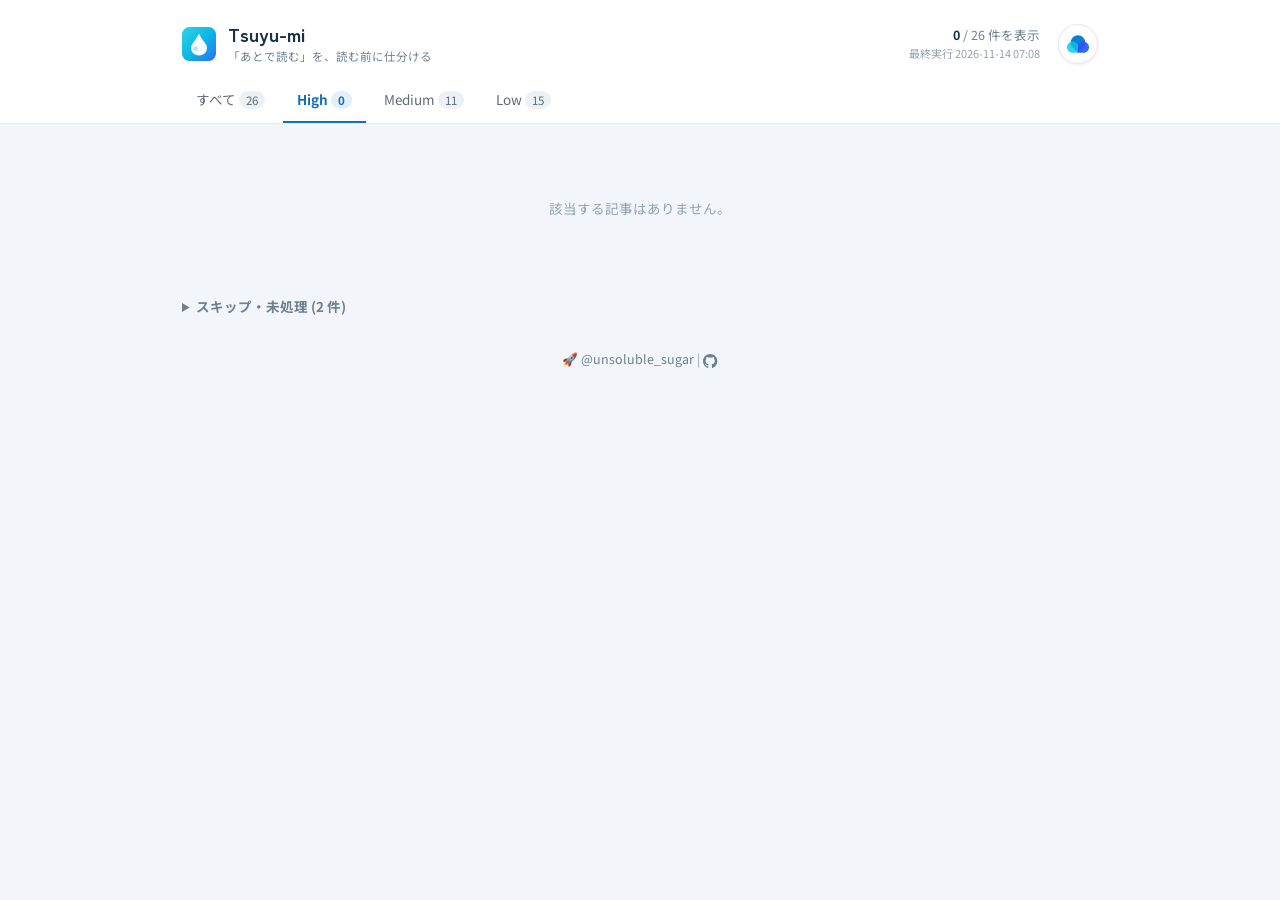
<file: docs/index.html>
<!DOCTYPE html>
<html lang="ja">
<head>
  <meta charset="UTF-8">
  <meta name="viewport" content="width=device-width, initial-scale=1.0">
  <title>Tsuyu-mi</title>
  <meta name="description" content="Raindrop.io に溜めた「あとで読む」記事を AI が 3 行要約し、今読む / 後回し / 捨てる の優先度付きで一覧化する自動更新ダッシュボード。">
  <link rel="canonical" href="https://unsolublesugar.github.io/tsuyu-mi/">

  <link rel="icon" type="image/svg+xml" href="favicon.svg">
  <link rel="icon" type="image/png" sizes="32x32" href="favicon-32.png">
  <link rel="apple-touch-icon" href="apple-touch-icon.png">

  <meta property="og:type" content="website">
  <meta property="og:site_name" content="Tsuyu-mi">
  <meta property="og:title" content="Tsuyu-mi">
  <meta property="og:description" content="Raindrop.io に溜めた「あとで読む」記事を AI が 3 行要約し、今読む / 後回し / 捨てる の優先度付きで一覧化する自動更新ダッシュボード。">
  <meta property="og:url" content="https://unsolublesugar.github.io/tsuyu-mi/">
  <meta property="og:image" content="https://unsolublesugar.github.io/tsuyu-mi/og.png">
  <meta property="og:image:width" content="1200">
  <meta property="og:image:height" content="630">
  <meta property="og:image:alt" content="Tsuyu-mi — 「あとで読む」を、読む前に仕分ける。Raindrop.io の記事を AI が 3 行要約し優先度付きで一覧化">
  <meta property="og:locale" content="ja_JP">

  <meta name="twitter:card" content="summary_large_image">
  <meta name="twitter:title" content="Tsuyu-mi">
  <meta name="twitter:description" content="Raindrop.io に溜めた「あとで読む」記事を AI が 3 行要約し、今読む / 後回し / 捨てる の優先度付きで一覧化する自動更新ダッシュボード。">
  <meta name="twitter:image" content="https://unsolublesugar.github.io/tsuyu-mi/og.png">

  <link rel="preconnect" href="https://fonts.googleapis.com">
  <link rel="preconnect" href="https://fonts.gstatic.com" crossorigin>
  <link href="https://fonts.googleapis.com/css2?family=Noto+Sans+JP:wght@400;500;700&family=Zen+Kaku+Gothic+New:wght@500;700&display=swap" rel="stylesheet">
  <link rel="stylesheet" href="styles.css">
</head>
<body>
  <header class="site-header">
    <div class="header-inner">
      <div class="header-row">
        <div class="brand">
          <img src="favicon.svg" alt="" width="34" height="34">
          <div class="brand-text">
            <div class="site-name">Tsuyu-mi</div>
            <div class="tagline">「あとで読む」を、読む前に仕分ける</div>
          </div>
        </div>
        <div class="header-right">
          <div class="stats">
            <div class="stats-count"><strong id="stats-count">26</strong> / <span id="stats-total">26</span> 件を表示</div>
            <div class="stats-sub">最終実行 2026-11-14 07:08</div>
          </div>
          <a href="https://app.raindrop.io/" target="_blank" rel="noopener" class="raindrop-link" title="Raindrop.io を開く">
            <svg xmlns="http://www.w3.org/2000/svg" xmlns:xlink="http://www.w3.org/1999/xlink" viewBox="0 0 48 48" width="22" height="22">
              <defs>
                <path id="icon_raw-a" d="M12,0 C18.627417,0 24,5.372583 24,12 L24,12 L24,24 L12,24 C5.372583,24 0,18.627417 0,12 C0,5.372583 5.372583,0 12,0 Z"/>
                <path id="icon_raw-c" d="M0,24 L0,12 L0.00379985776,11.6950252 C0.165607248,5.20854437 5.47454326,0 12,0 C18.627417,0 24,5.372583 24,12 C24,18.627417 18.627417,24 12,24 L12,24 L0,24 Z"/>
              </defs>
              <g fill="none" fill-rule="evenodd" transform="translate(0 5)">
                <path fill="#0B7ED0" d="M35.3137085,4.6862915 C41.5620972,10.9346802 41.5620972,21.0653198 35.3137085,27.3137085 C35.1048567,27.5225603 34.8916675,27.7244313 34.674431,27.9193214 L24,38 L13.325569,27.9193214 C13.1083325,27.7244313 12.8951433,27.5225603 12.6862915,27.3137085 C6.43790283,21.0653198 6.43790283,10.9346802 12.6862915,4.6862915 C18.9346802,-1.56209717 29.0653198,-1.56209717 35.3137085,4.6862915 Z"/>
                <g transform="translate(0 14)">
                  <mask id="icon_raw-b" fill="#fff"><use xlink:href="#icon_raw-a"/></mask>
                  <use fill="#2CD4ED" xlink:href="#icon_raw-a"/>
                  <path fill="#0DB4E2" d="M35.3137085,-9.3137085 C41.5620972,-3.06531983 41.5620972,7.06531983 35.3137085,13.3137085 C35.1048567,13.5225603 34.8916675,13.7244313 34.674431,13.9193214 L24,24 L13.325569,13.9193214 C13.1083325,13.7244313 12.8951433,13.5225603 12.6862915,13.3137085 C6.43790283,7.06531983 6.43790283,-3.06531983 12.6862915,-9.3137085 C18.9346802,-15.5620972 29.0653198,-15.5620972 35.3137085,-9.3137085 Z" mask="url(#icon_raw-b)"/>
                </g>
                <g transform="translate(24 14)">
                  <mask id="icon_raw-d" fill="#fff"><use xlink:href="#icon_raw-c"/></mask>
                  <use fill="#3169FF" xlink:href="#icon_raw-c"/>
                  <path fill="#3153FF" d="M11.3137085,-9.3137085 C17.5620972,-3.06531983 17.5620972,7.06531983 11.3137085,13.3137085 C11.1048567,13.5225603 10.8916675,13.7244313 10.674431,13.9193214 L2.61250577e-10,24 L-10.674431,13.9193214 C-10.8916675,13.7244313 -11.1048567,13.5225603 -11.3137085,13.3137085 C-17.5620972,7.06531983 -17.5620972,-3.06531983 -11.3137085,-9.3137085 C-5.06531983,-15.5620972 5.06531983,-15.5620972 11.3137085,-9.3137085 Z" mask="url(#icon_raw-d)"/>
                </g>
              </g>
            </svg>
          </a>
        </div>
      </div>
      <nav class="filters">
        <button class="filter-btn" data-filter="all">すべて <span class="tab-count"></span></button>
        <button class="filter-btn active" data-filter="high">High <span class="tab-count"></span></button>
        <button class="filter-btn" data-filter="medium">Medium <span class="tab-count"></span></button>
        <button class="filter-btn" data-filter="low">Low <span class="tab-count"></span></button>
      </nav>
    </div>
  </header>

  <main class="container">
    
    <section class="articles">
      
      <article class="card priority-medium" data-priority="medium">
        <div class="card-body">
          <div class="card-main">
            <div class="card-header">
              <span class="priority-badge priority-medium"><span class="dot"></span>MEDIUM</span>
              
              <span class="domain">zenn.dev</span>
              <span class="sep">·</span>
              <span class="date">2026-10-28 19:55</span>
            </div>

            <h2 class="card-title">
              <a href="https://zenn.dev/tellernovel_inc/articles/testerarmy-e2e-react-native" target="_blank" rel="noopener">新時代のE2Eテスト、TesterArmyのe2eをReact Nativeアプリに導入してみた</a>
            </h2>

            
            <ul class="summary">
              
              <li>TesterArmyのE2Eテストフレームワーク「e2e」をReact Nativeアプリに導入し、自然言語による操作とロケーターによる検証を併用している。</li>
              
              <li>操作をAIに任せてキャッシュする仕組みにより、コストと実行時間を抑えつつ、動的なUIや外観の崩れなどもテストできる。</li>
              
              <li>TypeScriptでの記述やCoding Agentとの連携、CI環境でのPRレビュー連携といった具体的な活用ノウハウが紹介されている。</li>
              
            </ul>
            
          </div>
          <div class="score-panel">
            <div class="score-total">スコア <strong>8</strong><span>/12</span></div>
            <div class="axes">
              <div class="axis"><span class="axis-label">新規性</span><span class="bar"><span class="fill s2"></span></span></div>
              <div class="axis"><span class="axis-label">関心の近さ</span><span class="bar"><span class="fill s2"></span></span></div>
              <div class="axis"><span class="axis-label">読む必要性</span><span class="bar"><span class="fill s2"></span></span></div>
              <div class="axis"><span class="axis-label">活用度</span><span class="bar"><span class="fill s2"></span></span></div>
            </div>
          </div>
        </div>

        
        <div class="keywords">
          
          <span class="keyword">E2Eテスト</span>
          
          <span class="keyword">React Native</span>
          
          <span class="keyword">TesterArmy</span>
          
          <span class="keyword">AIテスト</span>
          
          <span class="keyword">TypeScript</span>
          
        </div>
        

        <details class="reasons-toggle">
          <summary>判定理由</summary>
          <div class="reasons">
            
            <div class="reason read-now">
              <span class="reason-label">今読む:</span> AIを活用したE2Eテストの実務的な導入事例や、コード例・設定・キャッシュの仕組みが具体的に解説されているため。
            </div>
            
            
            <div class="reason defer">
              <span class="reason-label">後回し:</span> React NativeやモバイルアプリのE2Eテストに関心がない場合は、すぐに読む必要性は低い。
            </div>
            
            
          </div>
        </details>

      </article>
      
      <article class="card priority-medium" data-priority="medium">
        <div class="card-body">
          <div class="card-main">
            <div class="card-header">
              <span class="priority-badge priority-medium"><span class="dot"></span>MEDIUM</span>
              
              <span class="domain">zenn.dev</span>
              <span class="sep">·</span>
              <span class="date">2026-10-13 11:47</span>
            </div>

            <h2 class="card-title">
              <a href="https://zenn.dev/aws_japan/articles/aws-bedrock-cur2-user-cost-dashboard" target="_blank" rel="noopener">Amazon Bedrock の利用料金をユーザーごとに確認するダッシュボードを CUR 2.0 と Amazon Quick で作る</a>
            </h2>

            
            <ul class="summary">
              
              <li>AWS Cost and Usage Report (CUR) 2.0のIAMプリンシパル記録オプションを活用し、Bedrockの利用料金をユーザー単位で集計する手法を解説している。</li>
              
              <li>Amazon S3へのデータ出力、Amazon Athenaでのテーブル作成と集計クエリ、Amazon QuickSightによるダッシュボード構築の手順を網羅している。</li>
              
              <li>IAM Identity Centerと連携することで、追加のタグ付けなしに誰がどのモデルやトークン種別にコストを費やしているか可視化できる。</li>
              
            </ul>
            
          </div>
          <div class="score-panel">
            <div class="score-total">スコア <strong>9</strong><span>/12</span></div>
            <div class="axes">
              <div class="axis"><span class="axis-label">新規性</span><span class="bar"><span class="fill s2"></span></span></div>
              <div class="axis"><span class="axis-label">関心の近さ</span><span class="bar"><span class="fill s2"></span></span></div>
              <div class="axis"><span class="axis-label">読む必要性</span><span class="bar"><span class="fill s2"></span></span></div>
              <div class="axis"><span class="axis-label">活用度</span><span class="bar"><span class="fill s3"></span></span></div>
            </div>
          </div>
        </div>

        
        <div class="keywords">
          
          <span class="keyword">Amazon Bedrock</span>
          
          <span class="keyword">CUR 2.0</span>
          
          <span class="keyword">Amazon Athena</span>
          
          <span class="keyword">Amazon QuickSight</span>
          
          <span class="keyword">コスト管理</span>
          
        </div>
        

        <details class="reasons-toggle">
          <summary>判定理由</summary>
          <div class="reasons">
            
            <div class="reason read-now">
              <span class="reason-label">今読む:</span> AWSでの生成AI利用コストをユーザー・モデル単位で詳細に追跡・可視化するための具体的なSQLやCloudFormationテンプレートが提供されており、実務に直結するため。
            </div>
            
            
            <div class="reason defer">
              <span class="reason-label">後回し:</span> 社内でAmazon Bedrockを複数メンバーに展開しておらず、コスト配賦や利用状況の追跡が急務でない場合は後回しにできる。
            </div>
            
            
          </div>
        </details>

      </article>
      
      <article class="card priority-medium" data-priority="medium">
        <div class="card-body">
          <div class="card-main">
            <div class="card-header">
              <span class="priority-badge priority-medium"><span class="dot"></span>MEDIUM</span>
              
              <span class="domain">zenn.dev</span>
              <span class="sep">·</span>
              <span class="date">2026-10-13 11:47</span>
            </div>

            <h2 class="card-title">
              <a href="https://zenn.dev/chot/articles/be424332489e7a" target="_blank" rel="noopener">CSSの`text-box`で文字を上下中央に揃えたい</a>
            </h2>

            
            <ul class="summary">
              
              <li>ボタンなどの上下中央揃えで文字がズレて見えるのは、フォントメトリクスによる余白やベースラインが原因である。</li>
              
              <li>CSSのtext-boxプロパティを使用すると、フォントの基準に合わせて上下の余白を削り、見た目のズレを調整できる。</li>
              
              <li>欧文基準のほかCJK向けの基準も存在するが、ブラウザ対応やフォントの指定順による影響に注意が必要である。</li>
              
            </ul>
            
          </div>
          <div class="score-panel">
            <div class="score-total">スコア <strong>8</strong><span>/12</span></div>
            <div class="axes">
              <div class="axis"><span class="axis-label">新規性</span><span class="bar"><span class="fill s2"></span></span></div>
              <div class="axis"><span class="axis-label">関心の近さ</span><span class="bar"><span class="fill s2"></span></span></div>
              <div class="axis"><span class="axis-label">読む必要性</span><span class="bar"><span class="fill s2"></span></span></div>
              <div class="axis"><span class="axis-label">活用度</span><span class="bar"><span class="fill s2"></span></span></div>
            </div>
          </div>
        </div>

        
        <div class="keywords">
          
          <span class="keyword">CSS</span>
          
          <span class="keyword">text-box</span>
          
          <span class="keyword">フォントメトリクス</span>
          
          <span class="keyword">上下中央揃え</span>
          
          <span class="keyword">Webデザイン</span>
          
        </div>
        

        <details class="reasons-toggle">
          <summary>判定理由</summary>
          <div class="reasons">
            
            <div class="reason read-now">
              <span class="reason-label">今読む:</span> CSSの新しめのプロパティであるtext-boxを用いた正確な垂直中央揃えの実装方法が具体的に解説されているため。
            </div>
            
            
            <div class="reason defer">
              <span class="reason-label">後回し:</span> CJK向けの基準値のブラウザ実装がまだ揃っていないため、今すぐ実務で全面的に導入するには時期尚早な場合があるため。
            </div>
            
            
          </div>
        </details>

      </article>
      
      <article class="card priority-medium" data-priority="medium">
        <div class="card-body">
          <div class="card-main">
            <div class="card-header">
              <span class="priority-badge priority-medium"><span class="dot"></span>MEDIUM</span>
              
              <span class="domain">zenn.dev</span>
              <span class="sep">·</span>
              <span class="date">2026-10-13 07:47</span>
            </div>

            <h2 class="card-title">
              <a href="https://zenn.dev/headwaters/articles/6e889f79ee9f2e" target="_blank" rel="noopener">Microsoft-Decision-1でAI-OCRの品質ゲートを作ってみた</a>
            </h2>

            
            <ul class="summary">
              
              <li>Microsoft-Decision-1を用いてAI-OCRの読み取り品質を判定する品質ゲートを構築した。</li>
              
              <li>品質が低いOCR結果はLLMに渡さず事前に人の確認キューへ回すことで、処理効率と精度を向上させている。</li>
              
              <li>Pythonを用いた具体的な実装コードや判定基準の設計手法が紹介されている。</li>
              
            </ul>
            
          </div>
          <div class="score-panel">
            <div class="score-total">スコア <strong>8</strong><span>/12</span></div>
            <div class="axes">
              <div class="axis"><span class="axis-label">新規性</span><span class="bar"><span class="fill s2"></span></span></div>
              <div class="axis"><span class="axis-label">関心の近さ</span><span class="bar"><span class="fill s2"></span></span></div>
              <div class="axis"><span class="axis-label">読む必要性</span><span class="bar"><span class="fill s2"></span></span></div>
              <div class="axis"><span class="axis-label">活用度</span><span class="bar"><span class="fill s2"></span></span></div>
            </div>
          </div>
        </div>

        
        <div class="keywords">
          
          <span class="keyword">Microsoft-Decision-1</span>
          
          <span class="keyword">AI-OCR</span>
          
          <span class="keyword">品質ゲート</span>
          
          <span class="keyword">GPT-5-mini</span>
          
          <span class="keyword">Azure</span>
          
        </div>
        

        <details class="reasons-toggle">
          <summary>判定理由</summary>
          <div class="reasons">
            
            <div class="reason read-now">
              <span class="reason-label">今読む:</span> 新しい判定特化モデルを活用したAI-OCRパイプラインの実装例と具体的なコードが公開されており、実務に応用しやすいため。
            </div>
            
            
            <div class="reason defer">
              <span class="reason-label">後回し:</span> OCRの品質管理やLLMの前処理パイプラインに関心がない場合は、必要になったタイミングでの参照で問題ないため。
            </div>
            
            
          </div>
        </details>

      </article>
      
      <article class="card priority-medium" data-priority="medium">
        <div class="card-body">
          <div class="card-main">
            <div class="card-header">
              <span class="priority-badge priority-medium"><span class="dot"></span>MEDIUM</span>
              
              <span class="domain">zenn.dev</span>
              <span class="sep">·</span>
              <span class="date">2026-10-12 21:30</span>
            </div>

            <h2 class="card-title">
              <a href="https://zenn.dev/yesodco/articles/da634d752874b2" target="_blank" rel="noopener">Mods で Claude Code のセッションごとに管理できるメモ帳を作った</a>
            </h2>

            
            <ul class="summary">
              
              <li>Claude Codeのデスクトップアプリやターミナルで動く「Mods」を使い、セッションごとにTODOやメモをMarkdownで管理するプラグイン「session-memo」を開発した。</li>
              
              <li>作業ディレクトリ配下にMarkdownファイルを作成し、入力欄の上の帯や専用ペインからTODOの切り替えやメモの追記・閲覧ができる仕組み。</li>
              
              <li>プラグインのソースコード全文を掲載し、UI制限やファイルパスの制約など開発時の工夫点についても解説している。</li>
              
            </ul>
            
          </div>
          <div class="score-panel">
            <div class="score-total">スコア <strong>8</strong><span>/12</span></div>
            <div class="axes">
              <div class="axis"><span class="axis-label">新規性</span><span class="bar"><span class="fill s2"></span></span></div>
              <div class="axis"><span class="axis-label">関心の近さ</span><span class="bar"><span class="fill s2"></span></span></div>
              <div class="axis"><span class="axis-label">読む必要性</span><span class="bar"><span class="fill s2"></span></span></div>
              <div class="axis"><span class="axis-label">活用度</span><span class="bar"><span class="fill s2"></span></span></div>
            </div>
          </div>
        </div>

        
        <div class="keywords">
          
          <span class="keyword">Claude Code</span>
          
          <span class="keyword">Mods</span>
          
          <span class="keyword">TypeScript</span>
          
          <span class="keyword">Markdown</span>
          
          <span class="keyword">プラグイン開発</span>
          
        </div>
        

        <details class="reasons-toggle">
          <summary>判定理由</summary>
          <div class="reasons">
            
            <div class="reason read-now">
              <span class="reason-label">今読む:</span> Claude Codeの拡張機能（Mods）の具体的な実装例とTypeScriptコードが公開されており、実用的なツールの作り方をすぐに学べるため。
            </div>
            
            
            <div class="reason defer">
              <span class="reason-label">後回し:</span> Claude Codeを日常的に使用していない場合は、プラグインの仕組みやコードの詳細を急いで読む必要性は低い。
            </div>
            
            
          </div>
        </details>

      </article>
      
      <article class="card priority-medium" data-priority="medium">
        <div class="card-body">
          <div class="card-main">
            <div class="card-header">
              <span class="priority-badge priority-medium"><span class="dot"></span>MEDIUM</span>
              
              <span class="domain">zenn.dev</span>
              <span class="sep">·</span>
              <span class="date">2026-10-12 21:30</span>
            </div>

            <h2 class="card-title">
              <a href="https://zenn.dev/yoshihiko555/articles/e9801e0ad1efb8" target="_blank" rel="noopener">デザインハーネスを個人開発で組んだ — AI が作る画面のずれを止めるまで</a>
            </h2>

            
            <ul class="summary">
              
              <li>AIに画面作成を任せる際に発生するデザインのズレを防ぐため、「デザインハーネス」の導入プロセスを解説している。</li>
              
              <li>見た目・値・振る舞いの正本を分離し、値はコード（Tailwind CSS）を正本として同期テストやlintで管理する手法をとる。</li>
              
              <li>自動検査で防ぎきれない部分はAI評価役を補助的に活用しつつ、繰り返す指摘はlintのルールへ昇格させる仕組みを構築した。</li>
              
            </ul>
            
          </div>
          <div class="score-panel">
            <div class="score-total">スコア <strong>8</strong><span>/12</span></div>
            <div class="axes">
              <div class="axis"><span class="axis-label">新規性</span><span class="bar"><span class="fill s2"></span></span></div>
              <div class="axis"><span class="axis-label">関心の近さ</span><span class="bar"><span class="fill s2"></span></span></div>
              <div class="axis"><span class="axis-label">読む必要性</span><span class="bar"><span class="fill s2"></span></span></div>
              <div class="axis"><span class="axis-label">活用度</span><span class="bar"><span class="fill s2"></span></span></div>
            </div>
          </div>
        </div>

        
        <div class="keywords">
          
          <span class="keyword">デザインハーネス</span>
          
          <span class="keyword">AI開発</span>
          
          <span class="keyword">Tailwind CSS</span>
          
          <span class="keyword">個人開発</span>
          
          <span class="keyword">UIデザイン</span>
          
        </div>
        

        <details class="reasons-toggle">
          <summary>判定理由</summary>
          <div class="reasons">
            
            <div class="reason read-now">
              <span class="reason-label">今読む:</span> AIコーディングツールを活用した開発において、デザインの一貫性を維持する具体的な仕組みと失敗談が実体験ベースで詳細に語られているため。
            </div>
            
            
            <div class="reason defer">
              <span class="reason-label">後回し:</span> AIエージェントを使ったUI開発の全体像に急ぎの関心がない場合や、同様の課題に直面していない場合は後回しにできるため。
            </div>
            
            
          </div>
        </details>

      </article>
      
      <article class="card priority-medium" data-priority="medium">
        <div class="card-body">
          <div class="card-main">
            <div class="card-header">
              <span class="priority-badge priority-medium"><span class="dot"></span>MEDIUM</span>
              
              <span class="domain">zenn.dev</span>
              <span class="sep">·</span>
              <span class="date">2026-10-12 21:30</span>
            </div>

            <h2 class="card-title">
              <a href="https://zenn.dev/nishino_hiroki/articles/d7570d3bb3408f" target="_blank" rel="noopener">GitHub ActionsのSHA Pinningだけで本当に大丈夫ですか？</a>
            </h2>

            
            <ul class="summary">
              
              <li>SHA Pinningはリポジトリ内のファイルや定義を固定するが、実行時に外部から取得するバイナリやコンテナイメージは保護できない。</li>
              
              <li>複合アクション内の推移的なタグ参照や、デフォルトが「latest」に設定された内部動作が侵害の温床になるケースがある。</li>
              
              <li>利用者側はEnforceポリシーの有効化や内部動作の確認、開発者側はデフォルトバージョンの固定やチェックサムの同梱が求められる。</li>
              
            </ul>
            
          </div>
          <div class="score-panel">
            <div class="score-total">スコア <strong>9</strong><span>/12</span></div>
            <div class="axes">
              <div class="axis"><span class="axis-label">新規性</span><span class="bar"><span class="fill s2"></span></span></div>
              <div class="axis"><span class="axis-label">関心の近さ</span><span class="bar"><span class="fill s3"></span></span></div>
              <div class="axis"><span class="axis-label">読む必要性</span><span class="bar"><span class="fill s2"></span></span></div>
              <div class="axis"><span class="axis-label">活用度</span><span class="bar"><span class="fill s2"></span></span></div>
            </div>
          </div>
        </div>

        
        <div class="keywords">
          
          <span class="keyword">GitHub Actions</span>
          
          <span class="keyword">SHA Pinning</span>
          
          <span class="keyword">サプライチェーン攻撃</span>
          
          <span class="keyword">セキュリティ</span>
          
          <span class="keyword">CI/CD</span>
          
        </div>
        

        <details class="reasons-toggle">
          <summary>判定理由</summary>
          <div class="reasons">
            
            <div class="reason read-now">
              <span class="reason-label">今読む:</span> GitHub Actionsのセキュリティ対策における盲点を実例ベースで網羅しており、直ちにワークフローの設定やポリシーを見直す必要があるため。
            </div>
            
            
            <div class="reason defer">
              <span class="reason-label">後回し:</span> すでに高度なサプライチェーン攻撃対策を実施しており、Action内部のバイナリ取得挙動まで把握できている場合は後回しにできるため。
            </div>
            
            
          </div>
        </details>

      </article>
      
      <article class="card priority-medium" data-priority="medium">
        <div class="card-body">
          <div class="card-main">
            <div class="card-header">
              <span class="priority-badge priority-medium"><span class="dot"></span>MEDIUM</span>
              
              <span class="domain">zenn.dev</span>
              <span class="sep">·</span>
              <span class="date">2026-10-12 21:29</span>
            </div>

            <h2 class="card-title">
              <a href="https://zenn.dev/genda_jp/articles/haiku-5-5-subagent-roles" target="_blank" rel="noopener">Haiku 5.5 を機に Sonnet 以下で動かしていたサブエージェントを見直した</a>
            </h2>

            
            <ul class="summary">
              
              <li>Claude Haiku 5.5の価格改定と性能を踏まえ、サブエージェント（テスト実行・調査・実装）のモデル見直しを実施した。</li>
              
              <li>テスト実行役はHaikuに移行し、実装役は判断力が必要なためSonnetを維持した。</li>
              
              <li>調査役はプロンプト設計と呼び出し元の検証前提を変更することで、安価なHaikuの活用を可能にした。</li>
              
            </ul>
            
          </div>
          <div class="score-panel">
            <div class="score-total">スコア <strong>8</strong><span>/12</span></div>
            <div class="axes">
              <div class="axis"><span class="axis-label">新規性</span><span class="bar"><span class="fill s2"></span></span></div>
              <div class="axis"><span class="axis-label">関心の近さ</span><span class="bar"><span class="fill s2"></span></span></div>
              <div class="axis"><span class="axis-label">読む必要性</span><span class="bar"><span class="fill s2"></span></span></div>
              <div class="axis"><span class="axis-label">活用度</span><span class="bar"><span class="fill s2"></span></span></div>
            </div>
          </div>
        </div>

        
        <div class="keywords">
          
          <span class="keyword">Claude Haiku 5.5</span>
          
          <span class="keyword">Claude Code</span>
          
          <span class="keyword">サブエージェント</span>
          
          <span class="keyword">LLMプロンプト設計</span>
          
        </div>
        

        <details class="reasons-toggle">
          <summary>判定理由</summary>
          <div class="reasons">
            
            <div class="reason read-now">
              <span class="reason-label">今読む:</span> 最新モデル（Haiku 5.5）の価格・性能特性を実務のAIエージェント運用にどう落とし込むかの具体的な検証とプロンプト改善の知見が得られるため。
            </div>
            
            
            <div class="reason defer">
              <span class="reason-label">後回し:</span> Claude Codeを用いた高度なエージェント運用を直接行っていない場合は、今すぐではなくてもよい内容だから。
            </div>
            
            
          </div>
        </details>

      </article>
      
      <article class="card priority-medium" data-priority="medium">
        <div class="card-body">
          <div class="card-main">
            <div class="card-header">
              <span class="priority-badge priority-medium"><span class="dot"></span>MEDIUM</span>
              
              <span class="domain">recruit.group.gmo</span>
              <span class="sep">·</span>
              <span class="date">2026-09-28 23:02</span>
            </div>

            <h2 class="card-title">
              <a href="https://recruit.group.gmo/engineer/jisedai/blog/jev-system-one-model/" target="_blank" rel="noopener">Jevのオープンソース版「Laya」を使ってみた：考えずに、直感で即答する元祖「System One Models」 - GMOインターネットグループ グループ研究開発本部</a>
            </h2>

            
            <ul class="summary">
              
              <li>Convai Innovationsが公開したオープンソースの意思決定モデル「Laya」の概要と、Apple Silicon向け「Laya-MLX」の検証結果を紹介している。</li>
              
              <li>ModernBERTベースのエンコーダー型構造を採用し、テキスト生成を行わずに1回のフォワードパスで較正された確率を高速に出力する。</li>
              
              <li>実際のECサイトのユースケースでJevと比較検証を行い、日本語処理におけるプロンプト設計や入力トークン数の制約について解説している。</li>
              
            </ul>
            
          </div>
          <div class="score-panel">
            <div class="score-total">スコア <strong>8</strong><span>/12</span></div>
            <div class="axes">
              <div class="axis"><span class="axis-label">新規性</span><span class="bar"><span class="fill s2"></span></span></div>
              <div class="axis"><span class="axis-label">関心の近さ</span><span class="bar"><span class="fill s2"></span></span></div>
              <div class="axis"><span class="axis-label">読む必要性</span><span class="bar"><span class="fill s2"></span></span></div>
              <div class="axis"><span class="axis-label">活用度</span><span class="bar"><span class="fill s2"></span></span></div>
            </div>
          </div>
        </div>

        
        <div class="keywords">
          
          <span class="keyword">Laya</span>
          
          <span class="keyword">Jev</span>
          
          <span class="keyword">System One Models</span>
          
          <span class="keyword">ModernBERT</span>
          
          <span class="keyword">MLX</span>
          
        </div>
        

        <details class="reasons-toggle">
          <summary>判定理由</summary>
          <div class="reasons">
            
            <div class="reason read-now">
              <span class="reason-label">今読む:</span> 話題の非自己回帰型モデルLayaの実装例やJevとの性能比較、プロンプト設計の注意点などの実務的な知見が得られるため。
            </div>
            
            
            <div class="reason defer">
              <span class="reason-label">後回し:</span> 今すぐ自身のプロジェクトでLayaを組み込む予定がない場合は、後からでも検証手順や実装例を参照できるため。
            </div>
            
            
          </div>
        </details>

      </article>
      
      <article class="card priority-medium" data-priority="medium">
        <div class="card-body">
          <div class="card-main">
            <div class="card-header">
              <span class="priority-badge priority-medium"><span class="dot"></span>MEDIUM</span>
              
              <span class="domain">claude.com</span>
              <span class="sep">·</span>
              <span class="date">2026-07-25 11:29</span>
            </div>

            <h2 class="card-title">
              <a href="https://claude.com/blog/the-new-rules-of-context-engineering-for-claude-5-generation-models" target="_blank" rel="noopener">The new rules of context engineering for Claude 5 generation models | Claude by Anthropic</a>
            </h2>

            
            <ul class="summary">
              
              <li>Claude 5世代モデルの高度な推論能力に伴い、Claude Codeのシステムプロンプトの80%以上を削除した。</li>
              
              <li>厳格なルールや例示の多用から、モデルの判断力を信じてデザインやプログレッシブ・ディスクロージャーを活用する手法へ転換した。</li>
              
              <li>システムプロンプト、CLAUDE.md、スキル、参照ファイルの各要素における実践的な最適化のベストプラクティスが解説されている。</li>
              
            </ul>
            
          </div>
          <div class="score-panel">
            <div class="score-total">スコア <strong>8</strong><span>/12</span></div>
            <div class="axes">
              <div class="axis"><span class="axis-label">新規性</span><span class="bar"><span class="fill s2"></span></span></div>
              <div class="axis"><span class="axis-label">関心の近さ</span><span class="bar"><span class="fill s2"></span></span></div>
              <div class="axis"><span class="axis-label">読む必要性</span><span class="bar"><span class="fill s2"></span></span></div>
              <div class="axis"><span class="axis-label">活用度</span><span class="bar"><span class="fill s2"></span></span></div>
            </div>
          </div>
        </div>

        
        <div class="keywords">
          
          <span class="keyword">Claude</span>
          
          <span class="keyword">コンテキストエンジニアリング</span>
          
          <span class="keyword">プロンプトエンジニアリング</span>
          
          <span class="keyword">Claude Code</span>
          
          <span class="keyword">Anthropic</span>
          
        </div>
        

        <details class="reasons-toggle">
          <summary>判定理由</summary>
          <div class="reasons">
            
            <div class="reason read-now">
              <span class="reason-label">今読む:</span> 最新のLLM世代におけるプロンプト・コンテキスト設計の根本的なパラダイムシフトが具体例を交えて解説されているため。
            </div>
            
            
            <div class="reason defer">
              <span class="reason-label">後回し:</span> 自身のワークフローにすぐ適用しなくとも、次世代モデルの特性に関する一般的な知見として後からでもキャッチアップ可能であるため。
            </div>
            
            
          </div>
        </details>

      </article>
      
      <article class="card priority-medium" data-priority="medium">
        <div class="card-body">
          <div class="card-main">
            <div class="card-header">
              <span class="priority-badge priority-medium"><span class="dot"></span>MEDIUM</span>
              
              <span class="domain">zenn.dev</span>
              <span class="sep">·</span>
              <span class="date">2026-07-19 21:28</span>
            </div>

            <h2 class="card-title">
              <a href="https://zenn.dev/hashiiiii/articles/2efea432e7e5bf" target="_blank" rel="noopener">UnityYAML Assets を GitHub 上でレビュー可能にする OSS「PrefabLens」を作った</a>
            </h2>

            
            <ul class="summary">
              
              <li>UnityYAML形式のPrefabやSceneの差分を人間が読める形で表示するツール群「PrefabLens」がプレリリースされた。</li>
              
              <li>Zig製のコアを採用し、Chrome拡張機能、Unityプラグイン、CLIの3つのインターフェースを提供する。</li>
              
              <li>オブジェクト参照の解決や任意のref比較に対応し、レビューコストの削減やセルフチェックを可能にしている。</li>
              
            </ul>
            
          </div>
          <div class="score-panel">
            <div class="score-total">スコア <strong>8</strong><span>/12</span></div>
            <div class="axes">
              <div class="axis"><span class="axis-label">新規性</span><span class="bar"><span class="fill s2"></span></span></div>
              <div class="axis"><span class="axis-label">関心の近さ</span><span class="bar"><span class="fill s2"></span></span></div>
              <div class="axis"><span class="axis-label">読む必要性</span><span class="bar"><span class="fill s2"></span></span></div>
              <div class="axis"><span class="axis-label">活用度</span><span class="bar"><span class="fill s2"></span></span></div>
            </div>
          </div>
        </div>

        
        <div class="keywords">
          
          <span class="keyword">PrefabLens</span>
          
          <span class="keyword">Unity</span>
          
          <span class="keyword">UnityYAML</span>
          
          <span class="keyword">GitHub</span>
          
          <span class="keyword">OSS</span>
          
        </div>
        

        <details class="reasons-toggle">
          <summary>判定理由</summary>
          <div class="reasons">
            
            <div class="reason read-now">
              <span class="reason-label">今読む:</span> Unity開発におけるYAMLファイルのレビュー難という実務上の課題に対する具体的なOSSツール群の全貌が把握できるため。
            </div>
            
            
            <div class="reason defer">
              <span class="reason-label">後回し:</span> 公式のプレリリース記事であり、実際の導入や詳細な設定はプロジェクトの状況に応じて後からでも十分に確認できるため。
            </div>
            
            
          </div>
        </details>

      </article>
      
      <article class="card priority-low" data-priority="low">
        <div class="card-body">
          <div class="card-main">
            <div class="card-header">
              <span class="priority-badge priority-low"><span class="dot"></span>LOW</span>
              
              <span class="domain">zenn.dev</span>
              <span class="sep">·</span>
              <span class="date">2026-10-28 19:55</span>
            </div>

            <h2 class="card-title">
              <a href="https://zenn.dev/nrs/articles/c777388530aa84" target="_blank" rel="noopener">コードを読まずにマージするために必要なこと</a>
            </h2>

            
            <ul class="summary">
              
              <li>AIによる品質確認やテストを自動化し、人がコードを読まずにPRをマージする「no look merge」の運用手法について解説している。</li>
              
              <li>技術的な仕組みだけでなく、不具合が見つかった際の責任を個人ではなく組織が引き受けるというコンセンサスが不可欠であると説いている。</li>
              
              <li>著者が開発するワークフロー制御ツール「TAKT」などを活用し、定型化したオペレーションを自動化する実践例を紹介している。</li>
              
            </ul>
            
          </div>
          <div class="score-panel">
            <div class="score-total">スコア <strong>7</strong><span>/12</span></div>
            <div class="axes">
              <div class="axis"><span class="axis-label">新規性</span><span class="bar"><span class="fill s2"></span></span></div>
              <div class="axis"><span class="axis-label">関心の近さ</span><span class="bar"><span class="fill s2"></span></span></div>
              <div class="axis"><span class="axis-label">読む必要性</span><span class="bar"><span class="fill s2"></span></span></div>
              <div class="axis"><span class="axis-label">活用度</span><span class="bar"><span class="fill s1"></span></span></div>
            </div>
          </div>
        </div>

        
        <div class="keywords">
          
          <span class="keyword">no look merge</span>
          
          <span class="keyword">コードレビュー</span>
          
          <span class="keyword">生成AI</span>
          
          <span class="keyword">TAKT</span>
          
          <span class="keyword">開発プロセス</span>
          
        </div>
        

        <details class="reasons-toggle">
          <summary>判定理由</summary>
          <div class="reasons">
            
            <div class="reason read-now">
              <span class="reason-label">今読む:</span> AI開発環境の進展に伴うレビュープロセスの変革や、組織的合意の必要性に言及しており、チーム開発の効率化を模索する技術者にとって示唆に富むため。
            </div>
            
            
            <div class="reason defer">
              <span class="reason-label">後回し:</span> 具体的なツール導入の手順よりも概念や組織論が中心のため、今すぐ作業に直結する情報を求めている場合は後回しでも支障がないため。
            </div>
            
            
          </div>
        </details>

      </article>
      
      <article class="card priority-low" data-priority="low">
        <div class="card-body">
          <div class="card-main">
            <div class="card-header">
              <span class="priority-badge priority-low"><span class="dot"></span>LOW</span>
              
              <span class="domain">zenn.dev</span>
              <span class="sep">·</span>
              <span class="date">2026-10-28 19:55</span>
            </div>

            <h2 class="card-title">
              <a href="https://zenn.dev/herumi/articles/search_bad_emudhra_key" target="_blank" rel="noopener">eMudhraの中間CA証明書の秘密鍵を求めてみる</a>
            </h2>

            
            <ul class="summary">
              
              <li>認証局eMudhraの中間CA証明書に脆弱な8ビット以下の秘密鍵が含まれていたという報告に基づき検証を行った。</li>
              
              <li>OpenSSLコマンドで証明書から公開鍵を取り出し、Pythonの楕円曲線演算コードを用いて離散対数問題を解いた。</li>
              
              <li>総当たりにより約0.4秒で秘密鍵が「156」であることを特定し、検証の正しさを確認した。</li>
              
            </ul>
            
          </div>
          <div class="score-panel">
            <div class="score-total">スコア <strong>6</strong><span>/12</span></div>
            <div class="axes">
              <div class="axis"><span class="axis-label">新規性</span><span class="bar"><span class="fill s1"></span></span></div>
              <div class="axis"><span class="axis-label">関心の近さ</span><span class="bar"><span class="fill s2"></span></span></div>
              <div class="axis"><span class="axis-label">読む必要性</span><span class="bar"><span class="fill s2"></span></span></div>
              <div class="axis"><span class="axis-label">活用度</span><span class="bar"><span class="fill s1"></span></span></div>
            </div>
          </div>
        </div>

        
        <div class="keywords">
          
          <span class="keyword">eMudhra</span>
          
          <span class="keyword">中間CA証明書</span>
          
          <span class="keyword">楕円曲線暗号</span>
          
          <span class="keyword">離散対数問題</span>
          
          <span class="keyword">Python</span>
          
        </div>
        

        <details class="reasons-toggle">
          <summary>判定理由</summary>
          <div class="reasons">
            
            <div class="reason read-now">
              <span class="reason-label">今読む:</span> 実際の脆弱性のある証明書とPythonコードを用いて、離散対数問題の解読プロセスを具体的に確認できるため。
            </div>
            
            
            <div class="reason defer">
              <span class="reason-label">後回し:</span> 特定の脆弱性事例の検証であり、暗号理論の基礎的な手続の域を出ないため、緊急度や実務への直結性は高くないため。
            </div>
            
            
          </div>
        </details>

      </article>
      
      <article class="card priority-low" data-priority="low">
        <div class="card-body">
          <div class="card-main">
            <div class="card-header">
              <span class="priority-badge priority-low"><span class="dot"></span>LOW</span>
              
              <span class="domain">zenn.dev</span>
              <span class="sep">·</span>
              <span class="date">2026-10-28 19:54</span>
            </div>

            <h2 class="card-title">
              <a href="https://zenn.dev/ivry/articles/d155267331a3ca" target="_blank" rel="noopener">Flutter やめました。電話アプリを Native にした理由</a>
            </h2>

            
            <ul class="summary">
              
              <li>株式会社IVRyは、音声通話の品質向上とアーキテクチャのシンプル化を目的に、Flutter製アプリを完全ネイティブへ移行しました。</li>
              
              <li>導入時は少数精鋭でのクロスプラットフォーム開発に合理性があったものの、通話SDKやWebView、プラットフォーム間のオーバーヘッドが課題となりました。</li>
              
              <li>AIコーディングツールの進化により移行コストが大幅に軽減されたことも、今回のフルネイティブ化（Flutter Exit）を後押ししました。</li>
              
            </ul>
            
          </div>
          <div class="score-panel">
            <div class="score-total">スコア <strong>7</strong><span>/12</span></div>
            <div class="axes">
              <div class="axis"><span class="axis-label">新規性</span><span class="bar"><span class="fill s2"></span></span></div>
              <div class="axis"><span class="axis-label">関心の近さ</span><span class="bar"><span class="fill s2"></span></span></div>
              <div class="axis"><span class="axis-label">読む必要性</span><span class="bar"><span class="fill s2"></span></span></div>
              <div class="axis"><span class="axis-label">活用度</span><span class="bar"><span class="fill s1"></span></span></div>
            </div>
          </div>
        </div>

        
        <div class="keywords">
          
          <span class="keyword">Flutter</span>
          
          <span class="keyword">ネイティブアプリ</span>
          
          <span class="keyword">アーキテクチャ</span>
          
          <span class="keyword">音声通話</span>
          
          <span class="keyword">AIコーディングツール</span>
          
        </div>
        

        <details class="reasons-toggle">
          <summary>判定理由</summary>
          <div class="reasons">
            
            <div class="reason read-now">
              <span class="reason-label">今読む:</span> クロスプラットフォームからネイティブへの回帰という大きなアーキテクチャ変更のリアルな判断背景とAIコーディングツールの活用事例が学べるため。
            </div>
            
            
            <div class="reason defer">
              <span class="reason-label">後回し:</span> 具体的なコードの書き方や移行手順ではなく意思決定のプロセスが中心のため、今すぐ手を止めて読む必要はないため。
            </div>
            
            
          </div>
        </details>

      </article>
      
      <article class="card priority-low" data-priority="low">
        <div class="card-body">
          <div class="card-main">
            <div class="card-header">
              <span class="priority-badge priority-low"><span class="dot"></span>LOW</span>
              
              <span class="domain">zenn.dev</span>
              <span class="sep">·</span>
              <span class="date">2026-10-12 21:32</span>
            </div>

            <h2 class="card-title">
              <a href="https://zenn.dev/muit_techblog/articles/6ea28887c79457" target="_blank" rel="noopener">若手エンジニアに必要だと感じた「AIを使う力」</a>
            </h2>

            
            <ul class="summary">
              
              <li>若手エンジニアがAIを活用する中で、人に聞く判断の遅れや、動くコードと良い設計の混同といった問題に直面した体験談を述べている。</li>
              
              <li>AIは前提が誤っていれば誤った回答を生成するため、要件理解や問題の切り分け、適切な前提条件の整理が不可欠であると指摘している。</li>
              
              <li>実践的なプロンプトの例を示し、AIを過信せず人間側が主体的に判断しコントロールする重要性を強調している。</li>
              
            </ul>
            
          </div>
          <div class="score-panel">
            <div class="score-total">スコア <strong>7</strong><span>/12</span></div>
            <div class="axes">
              <div class="axis"><span class="axis-label">新規性</span><span class="bar"><span class="fill s1"></span></span></div>
              <div class="axis"><span class="axis-label">関心の近さ</span><span class="bar"><span class="fill s2"></span></span></div>
              <div class="axis"><span class="axis-label">読む必要性</span><span class="bar"><span class="fill s2"></span></span></div>
              <div class="axis"><span class="axis-label">活用度</span><span class="bar"><span class="fill s2"></span></span></div>
            </div>
          </div>
        </div>

        
        <div class="keywords">
          
          <span class="keyword">AI活用</span>
          
          <span class="keyword">若手エンジニア</span>
          
          <span class="keyword">設計判断</span>
          
          <span class="keyword">プロンプトエンジニアリング</span>
          
          <span class="keyword">要件定義</span>
          
        </div>
        

        <details class="reasons-toggle">
          <summary>判定理由</summary>
          <div class="reasons">
            
            <div class="reason read-now">
              <span class="reason-label">今読む:</span> 若手エンジニアがAI活用で陥りがちな罠と、それを防ぐ具体的なプロンプト設定が学べるため。
            </div>
            
            
            <div class="reason defer">
              <span class="reason-label">後回し:</span> 一般的なAI利用の注意点や心構えが中心であり、急ぎの技術的課題解決には直結しないため。
            </div>
            
            
          </div>
        </details>

      </article>
      
      <article class="card priority-low" data-priority="low">
        <div class="card-body">
          <div class="card-main">
            <div class="card-header">
              <span class="priority-badge priority-low"><span class="dot"></span>LOW</span>
              
              <span class="domain">zenn.dev</span>
              <span class="sep">·</span>
              <span class="date">2026-10-12 21:31</span>
            </div>

            <h2 class="card-title">
              <a href="https://zenn.dev/terass_dev/articles/6e6562d54d5505" target="_blank" rel="noopener">Claude Code Routines で Notion や Slack から AI に仕事を依頼できる仕組みを作った</a>
            </h2>

            
            <ul class="summary">
              
              <li>NotionやSlackから自然文やボタンでClaude Codeへ仕事を依頼できる仕組みをRoutinesと独自の中継サーバーで構築した。</li>
              
              <li>利用者ごとのルーティンをクラウド上で起動し、会話履歴を中継サーバー経由で引き継ぐことでチーム運用を実現している。</li>
              
              <li>API従量課金を避けサブスクリプション枠を活用することでコストを大幅に抑えつつ、バグ修正等の開発効率化に成功している。</li>
              
            </ul>
            
          </div>
          <div class="score-panel">
            <div class="score-total">スコア <strong>7</strong><span>/12</span></div>
            <div class="axes">
              <div class="axis"><span class="axis-label">新規性</span><span class="bar"><span class="fill s2"></span></span></div>
              <div class="axis"><span class="axis-label">関心の近さ</span><span class="bar"><span class="fill s2"></span></span></div>
              <div class="axis"><span class="axis-label">読む必要性</span><span class="bar"><span class="fill s2"></span></span></div>
              <div class="axis"><span class="axis-label">活用度</span><span class="bar"><span class="fill s1"></span></span></div>
            </div>
          </div>
        </div>

        
        <div class="keywords">
          
          <span class="keyword">Claude Code</span>
          
          <span class="keyword">Routines</span>
          
          <span class="keyword">Notion</span>
          
          <span class="keyword">Slack</span>
          
          <span class="keyword">AI開発</span>
          
        </div>
        

        <details class="reasons-toggle">
          <summary>判定理由</summary>
          <div class="reasons">
            
            <div class="reason read-now">
              <span class="reason-label">今読む:</span> Claude Code Routinesをチームで実用的に活用するための具体的なアーキテクチャと運用知見が得られるため。
            </div>
            
            
            <div class="reason defer">
              <span class="reason-label">後回し:</span> 自身のチームで同様のチャット連携やクラウドセッション自動化を直ちに導入する予定がない場合は後回しでも支障はないため。
            </div>
            
            
          </div>
        </details>

      </article>
      
      <article class="card priority-low" data-priority="low">
        <div class="card-body">
          <div class="card-main">
            <div class="card-header">
              <span class="priority-badge priority-low"><span class="dot"></span>LOW</span>
              
              <span class="domain">zenn.dev</span>
              <span class="sep">·</span>
              <span class="date">2026-10-12 21:31</span>
            </div>

            <h2 class="card-title">
              <a href="https://zenn.dev/neurogica/articles/ef9ebaa4f3e9bd" target="_blank" rel="noopener">中国製オープンウェイトモデルに、自社サービスの脆弱性を探させた</a>
            </h2>

            
            <ul class="summary">
              
              <li>自社サービスのリリース前に、Altar-1、Qwen、GLM、DeepSeekの4つの中国製オープンウェイトモデルを使って脆弱性を探索した。</li>
              
              <li>QwenとGLMがそれぞれ1件ずつ正しい指摘を行い、公開前に修正につながる不具合を発見できた。</li>
              
              <li>AIを活用した脆弱性調査は有効である一方、誤検出や未完了の試行もあり、継続的な検証の必要性が示された。</li>
              
            </ul>
            
          </div>
          <div class="score-panel">
            <div class="score-total">スコア <strong>7</strong><span>/12</span></div>
            <div class="axes">
              <div class="axis"><span class="axis-label">新規性</span><span class="bar"><span class="fill s2"></span></span></div>
              <div class="axis"><span class="axis-label">関心の近さ</span><span class="bar"><span class="fill s2"></span></span></div>
              <div class="axis"><span class="axis-label">読む必要性</span><span class="bar"><span class="fill s2"></span></span></div>
              <div class="axis"><span class="axis-label">活用度</span><span class="bar"><span class="fill s1"></span></span></div>
            </div>
          </div>
        </div>

        
        <div class="keywords">
          
          <span class="keyword">オープンウェイトモデル</span>
          
          <span class="keyword">脆弱性診断</span>
          
          <span class="keyword">LLM</span>
          
          <span class="keyword">セキュリティ</span>
          
          <span class="keyword">AI</span>
          
        </div>
        

        <details class="reasons-toggle">
          <summary>判定理由</summary>
          <div class="reasons">
            
            <div class="reason read-now">
              <span class="reason-label">今読む:</span> 実際のオープンウェイトモデルを用いて脆弱性探索を行った具体的な検証データや結果が含まれており、開発現場におけるAI活用の参考になるため。
            </div>
            
            
            <div class="reason defer">
              <span class="reason-label">後回し:</span> 具体的な脆弱性対策のコードや手順が詳細に解説されているわけではないため、今すぐ実務に直結する内容ではないから。
            </div>
            
            
          </div>
        </details>

      </article>
      
      <article class="card priority-low" data-priority="low">
        <div class="card-body">
          <div class="card-main">
            <div class="card-header">
              <span class="priority-badge priority-low"><span class="dot"></span>LOW</span>
              
              <span class="domain">zenn.dev</span>
              <span class="sep">·</span>
              <span class="date">2026-10-12 21:29</span>
            </div>

            <h2 class="card-title">
              <a href="https://zenn.dev/loglass/articles/f00a7408b2cf0b" target="_blank" rel="noopener">暗号技術入門</a>
            </h2>

            
            <ul class="summary">
              
              <li>共通鍵暗号や公開鍵暗号、ハッシュ関数などデジタルセキュリティを支える暗号技術の基本概念を解説している。</li>
              
              <li>AESのCBCモードにおける展性の脆弱性を突いたメッセージ改ざんの具体的な攻撃手法をコマンド例を交えて紹介している。</li>
              
              <li>AI駆動開発の普及する現代において、エンジニア自身がセキュリティ上の判断を下しコードを評価する重要性を説いている。</li>
              
            </ul>
            
          </div>
          <div class="score-panel">
            <div class="score-total">スコア <strong>7</strong><span>/12</span></div>
            <div class="axes">
              <div class="axis"><span class="axis-label">新規性</span><span class="bar"><span class="fill s1"></span></span></div>
              <div class="axis"><span class="axis-label">関心の近さ</span><span class="bar"><span class="fill s2"></span></span></div>
              <div class="axis"><span class="axis-label">読む必要性</span><span class="bar"><span class="fill s2"></span></span></div>
              <div class="axis"><span class="axis-label">活用度</span><span class="bar"><span class="fill s2"></span></span></div>
            </div>
          </div>
        </div>

        
        <div class="keywords">
          
          <span class="keyword">暗号技術</span>
          
          <span class="keyword">共通鍵暗号</span>
          
          <span class="keyword">公開鍵暗号</span>
          
          <span class="keyword">AES-CBC</span>
          
          <span class="keyword">デジタル署名</span>
          
        </div>
        

        <details class="reasons-toggle">
          <summary>判定理由</summary>
          <div class="reasons">
            
            <div class="reason read-now">
              <span class="reason-label">今読む:</span> 暗号技術の基礎から具体的な脆弱性の検証コードまで網羅されており、実装上のセキュリティ意識を高めるのに役立つため。
            </div>
            
            
            <div class="reason defer">
              <span class="reason-label">後回し:</span> 基礎的な暗号理論の解説が多く、すでにセキュリティの基礎知識がある場合は新味に欠けるため。
            </div>
            
            
          </div>
        </details>

      </article>
      
      <article class="card priority-low" data-priority="low">
        <div class="card-body">
          <div class="card-main">
            <div class="card-header">
              <span class="priority-badge priority-low"><span class="dot"></span>LOW</span>
              
              <span class="domain">zenn.dev</span>
              <span class="sep">·</span>
              <span class="date">2026-10-12 21:29</span>
            </div>

            <h2 class="card-title">
              <a href="https://zenn.dev/branbran/articles/047821d64590f0" target="_blank" rel="noopener">【速報】Claude の新機能 Claude Motion 早速使ってみた</a>
            </h2>

            
            <ul class="summary">
              
              <li>Anthropicは2026年10月8日、コードで素材を動かして短い説明動画を作る新機能「Claude Motion」をベータ公開した。</li>
              
              <li>動画生成AIとは異なり文字や数値が正確に保たれ、部分的な修正やエディタでの微調整が可能な点が特徴である。</li>
              
              <li>TeamおよびEnterpriseプランで利用可能であり、現在はBGMの少なさやデザインがコード力に依存する課題がある。</li>
              
            </ul>
            
          </div>
          <div class="score-panel">
            <div class="score-total">スコア <strong>7</strong><span>/12</span></div>
            <div class="axes">
              <div class="axis"><span class="axis-label">新規性</span><span class="bar"><span class="fill s2"></span></span></div>
              <div class="axis"><span class="axis-label">関心の近さ</span><span class="bar"><span class="fill s2"></span></span></div>
              <div class="axis"><span class="axis-label">読む必要性</span><span class="bar"><span class="fill s1"></span></span></div>
              <div class="axis"><span class="axis-label">活用度</span><span class="bar"><span class="fill s2"></span></span></div>
            </div>
          </div>
        </div>

        
        <div class="keywords">
          
          <span class="keyword">Claude</span>
          
          <span class="keyword">Claude Motion</span>
          
          <span class="keyword">Anthropic</span>
          
          <span class="keyword">動画生成</span>
          
          <span class="keyword">AIツール</span>
          
        </div>
        

        <details class="reasons-toggle">
          <summary>判定理由</summary>
          <div class="reasons">
            
            <div class="reason read-now">
              <span class="reason-label">今読む:</span> 新機能の仕組みや具体的な使い方のコツ、実際の所感が簡潔にまとまっており、導入検討の参考になるため。
            </div>
            
            
            <div class="reason defer">
              <span class="reason-label">後回し:</span> ベータ版の基本機能や公式ヘルプに沿った内容が中心であり、詳細なコード実装や高度なハックを含まないため。
            </div>
            
            
          </div>
        </details>

      </article>
      
      <article class="card priority-low" data-priority="low">
        <div class="card-body">
          <div class="card-main">
            <div class="card-header">
              <span class="priority-badge priority-low"><span class="dot"></span>LOW</span>
              
              <span class="domain">speakerdeck.com</span>
              <span class="sep">·</span>
              <span class="date">2026-08-07 09:03</span>
            </div>

            <h2 class="card-title">
              <a href="https://speakerdeck.com/recruitengineers/fy2026_bootcamp_kuroda" target="_blank" rel="noopener">事業価値と Engineering 2026年度版</a>
            </h2>

            
            <ul class="summary">
              
              <li>AIにより開発コストが下がる時代において、生産性は開発量（アウトプット）ではなく事業価値（アウトカム）の面積で評価されるべきであると説いています。</li>
              
              <li>アウトプットからアウトカムまでの距離は開発の種類によって異なり、事業の文脈に応じた適切な開発手法の選択が求められます。</li>
              
              <li>コード総量の増加や技術的負債、オーバーエンジニアリングを防ぎつつ、価値あるコードの濃度を上げ、システムを持続可能に動かす重要性が示されています。</li>
              
            </ul>
            
          </div>
          <div class="score-panel">
            <div class="score-total">スコア <strong>5</strong><span>/12</span></div>
            <div class="axes">
              <div class="axis"><span class="axis-label">新規性</span><span class="bar"><span class="fill s1"></span></span></div>
              <div class="axis"><span class="axis-label">関心の近さ</span><span class="bar"><span class="fill s2"></span></span></div>
              <div class="axis"><span class="axis-label">読む必要性</span><span class="bar"><span class="fill s1"></span></span></div>
              <div class="axis"><span class="axis-label">活用度</span><span class="bar"><span class="fill s1"></span></span></div>
            </div>
          </div>
        </div>

        
        <div class="keywords">
          
          <span class="keyword">事業価値</span>
          
          <span class="keyword">エンジニアリング</span>
          
          <span class="keyword">生産性</span>
          
          <span class="keyword">技術的負債</span>
          
          <span class="keyword">AI時代</span>
          
        </div>
        

        <details class="reasons-toggle">
          <summary>判定理由</summary>
          <div class="reasons">
            
            <div class="reason read-now">
              <span class="reason-label">今読む:</span> AI時代の開発においてエンジニアが注力すべき事業視点や生産性の本質を再定義しているため。
            </div>
            
            
            <div class="reason defer">
              <span class="reason-label">後回し:</span> 抽象的な概念やフレームワークの解説が中心で、具体的なコードや開発プロセスの手順が含まれていないため。
            </div>
            
            
          </div>
        </details>

      </article>
      
      <article class="card priority-low" data-priority="low">
        <div class="card-body">
          <div class="card-main">
            <div class="card-header">
              <span class="priority-badge priority-low"><span class="dot"></span>LOW</span>
              
              <span class="domain">makeuseof.com</span>
              <span class="sep">·</span>
              <span class="date">2026-08-05 12:59</span>
            </div>

            <h2 class="card-title">
              <a href="https://www.makeuseof.com/claude-edit-photos-makes-darktable-like-lightroom/" target="_blank" rel="noopener">Claude can edit your photos now — and it makes Darktable feel like Lightroom</a>
            </h2>

            
            <ul class="summary">
              
              <li>筆者はAdobe Lightroomのサブスクリプションから脱却するため、オープンソースのRAW現像ソフト「Darktable」とClaudeを連携させるMCPサーバーを自作した。</li>
              
              <li>作成した「darktable-mcp」により、ターミナル経由でDarktableを操作し、自然言語の指示で画像の一括処理や編集が可能になった。</li>
              
              <li>複雑なDarktableの操作をAIが補助することで、初心者でも迷わず高度な現像処理を行える新しいワークフローを実現している。</li>
              
            </ul>
            
          </div>
          <div class="score-panel">
            <div class="score-total">スコア <strong>7</strong><span>/12</span></div>
            <div class="axes">
              <div class="axis"><span class="axis-label">新規性</span><span class="bar"><span class="fill s2"></span></span></div>
              <div class="axis"><span class="axis-label">関心の近さ</span><span class="bar"><span class="fill s2"></span></span></div>
              <div class="axis"><span class="axis-label">読む必要性</span><span class="bar"><span class="fill s1"></span></span></div>
              <div class="axis"><span class="axis-label">活用度</span><span class="bar"><span class="fill s2"></span></span></div>
            </div>
          </div>
        </div>

        
        <div class="keywords">
          
          <span class="keyword">Claude</span>
          
          <span class="keyword">Darktable</span>
          
          <span class="keyword">MCP</span>
          
          <span class="keyword">Lightroom</span>
          
          <span class="keyword">AI画像編集</span>
          
        </div>
        

        <details class="reasons-toggle">
          <summary>判定理由</summary>
          <div class="reasons">
            
            <div class="reason read-now">
              <span class="reason-label">今読む:</span> AI（Claude）とデスクトップアプリ（Darktable）をMCPで連携させる具体的な実践例が分かるため。
            </div>
            
            
            <div class="reason defer">
              <span class="reason-label">後回し:</span> Adobeのサブスクリプションに不満がなく、オープンソースのRAW現像環境に興味がなければ後回しで問題ない。
            </div>
            
            
          </div>
        </details>

      </article>
      
      <article class="card priority-low" data-priority="low">
        <div class="card-body">
          <div class="card-main">
            <div class="card-header">
              <span class="priority-badge priority-low"><span class="dot"></span>LOW</span>
              
              <span class="domain">speakerdeck.com</span>
              <span class="sep">·</span>
              <span class="date">2026-07-30 10:31</span>
            </div>

            <h2 class="card-title">
              <a href="https://speakerdeck.com/fujie/ai-ezientoshi-dai-nodezitaruaidenteitei" target="_blank" rel="noopener">AI エージェント時代のデジタルアイデンティティ</a>
            </h2>

            
            <ul class="summary">
              
              <li>AIエージェントの普及により匿名性の前提が崩れ、誰の意図と権限で動くかの管理が不可欠になっている。</li>
              
              <li>従来のNHIとは異なり自律的なエージェントには、最小権限、Token Exchange、委任チェーンの検証が必要とされる。</li>
              
              <li>OAuth/OIDCなどの標準技術をレイヤーごとに適用し、技術・契約・運用のトラストフレームワークを構築することが求められる。</li>
              
            </ul>
            
          </div>
          <div class="score-panel">
            <div class="score-total">スコア <strong>7</strong><span>/12</span></div>
            <div class="axes">
              <div class="axis"><span class="axis-label">新規性</span><span class="bar"><span class="fill s2"></span></span></div>
              <div class="axis"><span class="axis-label">関心の近さ</span><span class="bar"><span class="fill s2"></span></span></div>
              <div class="axis"><span class="axis-label">読む必要性</span><span class="bar"><span class="fill s2"></span></span></div>
              <div class="axis"><span class="axis-label">活用度</span><span class="bar"><span class="fill s1"></span></span></div>
            </div>
          </div>
        </div>

        
        <div class="keywords">
          
          <span class="keyword">AIエージェント</span>
          
          <span class="keyword">デジタルアイデンティティ</span>
          
          <span class="keyword">OAuth</span>
          
          <span class="keyword">Token Exchange</span>
          
          <span class="keyword">トラストフレームワーク</span>
          
        </div>
        

        <details class="reasons-toggle">
          <summary>判定理由</summary>
          <div class="reasons">
            
            <div class="reason read-now">
              <span class="reason-label">今読む:</span> AIエージェントを活用したシステム開発において必須となる、アイデンティティ管理や認可設計の最新動向を把握できるため。
            </div>
            
            
            <div class="reason defer">
              <span class="reason-label">後回し:</span> 概念やフレームワークの解説が中心であり、即座に具体的な設定やコードを実装する必要がない場合は後回しでも問題ないため。
            </div>
            
            
          </div>
        </details>

      </article>
      
      <article class="card priority-low" data-priority="low">
        <div class="card-body">
          <div class="card-main">
            <div class="card-header">
              <span class="priority-badge priority-low"><span class="dot"></span>LOW</span>
              
              <span class="domain">blog.shin1x1.com</span>
              <span class="sep">·</span>
              <span class="date">2026-07-28 13:10</span>
            </div>

            <h2 class="card-title">
              <a href="https://blog.shin1x1.com/entry/dont-let-go-of-understanding" target="_blank" rel="noopener">理解を手放さない - Shin x Blog</a>
            </h2>

            
            <ul class="summary">
              
              <li>AIエージェントによる開発の高速化が進む中、人間がシステムを理解し続けることの重要性を論じている。</li>
              
              <li>理解を手放すと検証能力や変更のしやすさが失われ、認知的負債として蓄積すると指摘している。</li>
              
              <li>事前の想像やAIを活用した検証を通じて、理解を維持しながらエージェントと協働する姿勢を提示している。</li>
              
            </ul>
            
          </div>
          <div class="score-panel">
            <div class="score-total">スコア <strong>7</strong><span>/12</span></div>
            <div class="axes">
              <div class="axis"><span class="axis-label">新規性</span><span class="bar"><span class="fill s2"></span></span></div>
              <div class="axis"><span class="axis-label">関心の近さ</span><span class="bar"><span class="fill s2"></span></span></div>
              <div class="axis"><span class="axis-label">読む必要性</span><span class="bar"><span class="fill s2"></span></span></div>
              <div class="axis"><span class="axis-label">活用度</span><span class="bar"><span class="fill s1"></span></span></div>
            </div>
          </div>
        </div>

        
        <div class="keywords">
          
          <span class="keyword">AIコーディング</span>
          
          <span class="keyword">認知的負債</span>
          
          <span class="keyword">ソフトウェア設計</span>
          
          <span class="keyword">開発プロセス</span>
          
        </div>
        

        <details class="reasons-toggle">
          <summary>判定理由</summary>
          <div class="reasons">
            
            <div class="reason read-now">
              <span class="reason-label">今読む:</span> AIコーディング時代の開発における認知的負債や理解のあり方について、実践的な視点から深く考えさせられるため今読む価値がある。
            </div>
            
            
            <div class="reason defer">
              <span class="reason-label">後回し:</span> 具体的なツール設定やコード例の解説ではなく思想や心構えが中心の論考であるため、後回しにしても内容の理解に支障はない。
            </div>
            
            
          </div>
        </details>

      </article>
      
      <article class="card priority-low" data-priority="low">
        <div class="card-body">
          <div class="card-main">
            <div class="card-header">
              <span class="priority-badge priority-low"><span class="dot"></span>LOW</span>
              
              <span class="domain">qiita.com</span>
              <span class="sep">·</span>
              <span class="date">2026-07-25 22:42</span>
            </div>

            <h2 class="card-title">
              <a href="https://qiita.com/iwashiMadai/items/f4630743e2d8c60dfb2b" target="_blank" rel="noopener">PMBOK第8版をゼロから理解する - Qiita</a>
            </h2>

            
            <ul class="summary">
              
              <li>PMBOKの概念や発行団体PMIの概要、過去の版からの変遷を整理している。</li>
              
              <li>第8版では6原則・7パフォーマンス領域・40プロセスに再編され、ITTOフレームワークが復活した。</li>
              
              <li>AI活用やPMO、調達領域の拡充が行われ、PMP受験や学習のルートが解説されている。</li>
              
            </ul>
            
          </div>
          <div class="score-panel">
            <div class="score-total">スコア <strong>4</strong><span>/12</span></div>
            <div class="axes">
              <div class="axis"><span class="axis-label">新規性</span><span class="bar"><span class="fill s1"></span></span></div>
              <div class="axis"><span class="axis-label">関心の近さ</span><span class="bar"><span class="fill s1"></span></span></div>
              <div class="axis"><span class="axis-label">読む必要性</span><span class="bar"><span class="fill s1"></span></span></div>
              <div class="axis"><span class="axis-label">活用度</span><span class="bar"><span class="fill s1"></span></span></div>
            </div>
          </div>
        </div>

        
        <div class="keywords">
          
          <span class="keyword">PMBOK</span>
          
          <span class="keyword">PMI</span>
          
          <span class="keyword">プロジェクトマネジメント</span>
          
          <span class="keyword">PMP</span>
          
          <span class="keyword">第8版</span>
          
        </div>
        

        <details class="reasons-toggle">
          <summary>判定理由</summary>
          <div class="reasons">
            
            <div class="reason read-now">
              <span class="reason-label">今読む:</span> PMBOK第8版の構成や変更点の全体像を短時間で把握できるため。
            </div>
            
            
            <div class="reason defer">
              <span class="reason-label">後回し:</span> PMP試験を受験する予定や第8版の具体的な学習が必要になるタイミングまで後回しでも問題ないため。
            </div>
            
            
          </div>
        </details>

      </article>
      
      <article class="card priority-low" data-priority="low">
        <div class="card-body">
          <div class="card-main">
            <div class="card-header">
              <span class="priority-badge priority-low"><span class="dot"></span>LOW</span>
              
              <span class="domain">qiita.com</span>
              <span class="sep">·</span>
              <span class="date">2026-07-07 08:49</span>
            </div>

            <h2 class="card-title">
              <a href="https://qiita.com/kenimo49/items/d1151389d17e50ad5564" target="_blank" rel="noopener">1Passwordは、あなたのマスターパスワードを一度も受信していません - Qiita</a>
            </h2>

            
            <ul class="summary">
              
              <li>1Passwordはログイン時にマスターパスワードをサーバへ送信せず、認証を行っている。</li>
              
              <li>マスターパスワードと固有のSecret Keyを組み合わせる2SKDにより、サーバ側でのオフライン総当たり攻撃を防いでいる。</li>
              
              <li>SRP-6aプロトコルを用いることで、パスワード等の秘密情報をネットワークに流さずに認証を成立させている。</li>
              
            </ul>
            
          </div>
          <div class="score-panel">
            <div class="score-total">スコア <strong>5</strong><span>/12</span></div>
            <div class="axes">
              <div class="axis"><span class="axis-label">新規性</span><span class="bar"><span class="fill s1"></span></span></div>
              <div class="axis"><span class="axis-label">関心の近さ</span><span class="bar"><span class="fill s2"></span></span></div>
              <div class="axis"><span class="axis-label">読む必要性</span><span class="bar"><span class="fill s2"></span></span></div>
              <div class="axis"><span class="axis-label">活用度</span><span class="bar"><span class="fill s0"></span></span></div>
            </div>
          </div>
        </div>

        
        <div class="keywords">
          
          <span class="keyword">1Password</span>
          
          <span class="keyword">パスワードマネージャー</span>
          
          <span class="keyword">Secret Key</span>
          
          <span class="keyword">SRP</span>
          
          <span class="keyword">2SKD</span>
          
        </div>
        

        <details class="reasons-toggle">
          <summary>判定理由</summary>
          <div class="reasons">
            
            <div class="reason read-now">
              <span class="reason-label">今読む:</span> パスワードマネージャーの安全性を支える具体的な暗号化プロトコルや認証設計の仕組みを深く理解できるため。
            </div>
            
            
            <div class="reason defer">
              <span class="reason-label">後回し:</span> 既存のセキュリティホワイトペーパーの内容を噛み砕いた解説であり、今すぐ実務での設定や実装に直結するものではないため。
            </div>
            
            
          </div>
        </details>

      </article>
      
      <article class="card priority-low" data-priority="low">
        <div class="card-body">
          <div class="card-main">
            <div class="card-header">
              <span class="priority-badge priority-low"><span class="dot"></span>LOW</span>
              
              <span class="domain">automaton-media.com</span>
              <span class="sep">·</span>
              <span class="date">2026-06-15 20:17</span>
            </div>

            <h2 class="card-title">
              <a href="https://automaton-media.com/articles/interviewsjp/godot-20260615-449775/" target="_blank" rel="noopener">ゲームエンジンGodot Engineは今後どうなる？コンソールサポートは？AIは？弱点はどこ？Godot利用開発者が関係者に訊いた。ロング公式Q&amp;A決定版になった - AUTOMATON</a>
            </h2>

            
            <ul class="summary">
              
              <li>ゲーム開発者がW4 Gamesのスタッフに、コンソール移植やAI活用の現状について聞いた公式Q&amp;A記事。</li>
              
              <li>コンソール移植ではW4 Consolesによる効率化が期待できる一方、オープンソース特有の課題も存在する。</li>
              
              <li>軽量さと高速なイテレーションが強みである反面、3D機能やエコシステムの成熟度は現在も発展途上にある。</li>
              
            </ul>
            
          </div>
          <div class="score-panel">
            <div class="score-total">スコア <strong>7</strong><span>/12</span></div>
            <div class="axes">
              <div class="axis"><span class="axis-label">新規性</span><span class="bar"><span class="fill s2"></span></span></div>
              <div class="axis"><span class="axis-label">関心の近さ</span><span class="bar"><span class="fill s2"></span></span></div>
              <div class="axis"><span class="axis-label">読む必要性</span><span class="bar"><span class="fill s2"></span></span></div>
              <div class="axis"><span class="axis-label">活用度</span><span class="bar"><span class="fill s1"></span></span></div>
            </div>
          </div>
        </div>

        
        <div class="keywords">
          
          <span class="keyword">Godot Engine</span>
          
          <span class="keyword">W4 Games</span>
          
          <span class="keyword">ゲーム開発</span>
          
          <span class="keyword">コンソール移植</span>
          
          <span class="keyword">オープンソース</span>
          
        </div>
        

        <details class="reasons-toggle">
          <summary>判定理由</summary>
          <div class="reasons">
            
            <div class="reason read-now">
              <span class="reason-label">今読む:</span> Godot Engineの商用利用やコンソール移植の現実的な課題、運営体制について当事者の見解が詳細に語られているため。
            </div>
            
            
            <div class="reason defer">
              <span class="reason-label">後回し:</span> 具体的な技術実装の手順やコード解説が含まれているわけではないため、今すぐ作業に直結するわけではない。
            </div>
            
            
          </div>
        </details>

      </article>
      
    </section>
    

    
    <section class="skipped-section">
      <details>
        <summary>スキップ・未処理 (2 件)</summary>
        <div class="skipped-list">
          
          <div class="skipped-item">
            <a href="https://pages.awscloud.com/rs/112-TZM-766/images/R13_0625_7_CDN221_v1.pdf" target="_blank" rel="noopener">R CDN v</a>
            <span class="domain">pages.awscloud.com</span>
            
            <span class="badge skip-reason">fetch_failed</span>
          </div>
          
          <div class="skipped-item">
            <a href="https://codezine.jp/article/detail/29119" target="_blank" rel="noopener">なぜAIで速く作れても成果は増えないのか──及川卓也氏が説く、AIネイティブ時代に人間が手放してはいけない2つの仕事</a>
            <span class="domain">codezine.jp</span>
            
            <span class="badge skip-reason">fetch_failed</span>
          </div>
          
        </div>
      </details>
    </section>
    
  </main>

  <footer>
    <p>🚀 <a href="https://unsolublesugar.github.io/portfolio/" target="_blank" rel="noopener">@unsoluble_sugar</a> | <a href="https://github.com/unsolublesugar/tsuyu-mi" target="_blank" rel="noopener" title="GitHub Repository" aria-label="GitHub Repository" class="footer-icon-link">
      <svg class="icon icon-sm" viewBox="0 0 24 24" fill="currentColor" aria-hidden="true"><path d="M12 0c-6.626 0-12 5.373-12 12 0 5.302 3.438 9.8 8.207 11.387.599.111.793-.261.793-.577v-2.234c-3.338.726-4.033-1.416-4.033-1.416-.546-1.387-1.333-1.756-1.333-1.756-1.089-.745.083-.729.083-.729 1.205.084 1.839 1.237 1.839 1.237 1.07 1.834 2.807 1.304 3.492.997.107-.775.418-1.305.762-1.604-2.665-.305-5.467-1.334-5.467-5.931 0-1.311.469-2.381 1.236-3.221-.124-.303-.535-1.524.117-3.176 0 0 1.008-.322 3.301 1.23.957-.266 1.983-.399 3.003-.404 1.02.005 2.047.138 3.006.404 2.291-1.552 3.297-1.23 3.297-1.23.653 1.653.242 2.874.118 3.176.77.84 1.235 1.911 1.235 3.221 0 4.609-2.807 5.624-5.479 5.921.43.372.823 1.102.823 2.222v3.293c0 .319.192.694.801.576 4.765-1.589 8.199-6.086 8.199-11.386 0-6.627-5.373-12-12-12z"/></svg>
    </a></p>
  </footer>

  <script src="app.js"></script>
</body>
</html>
</file>
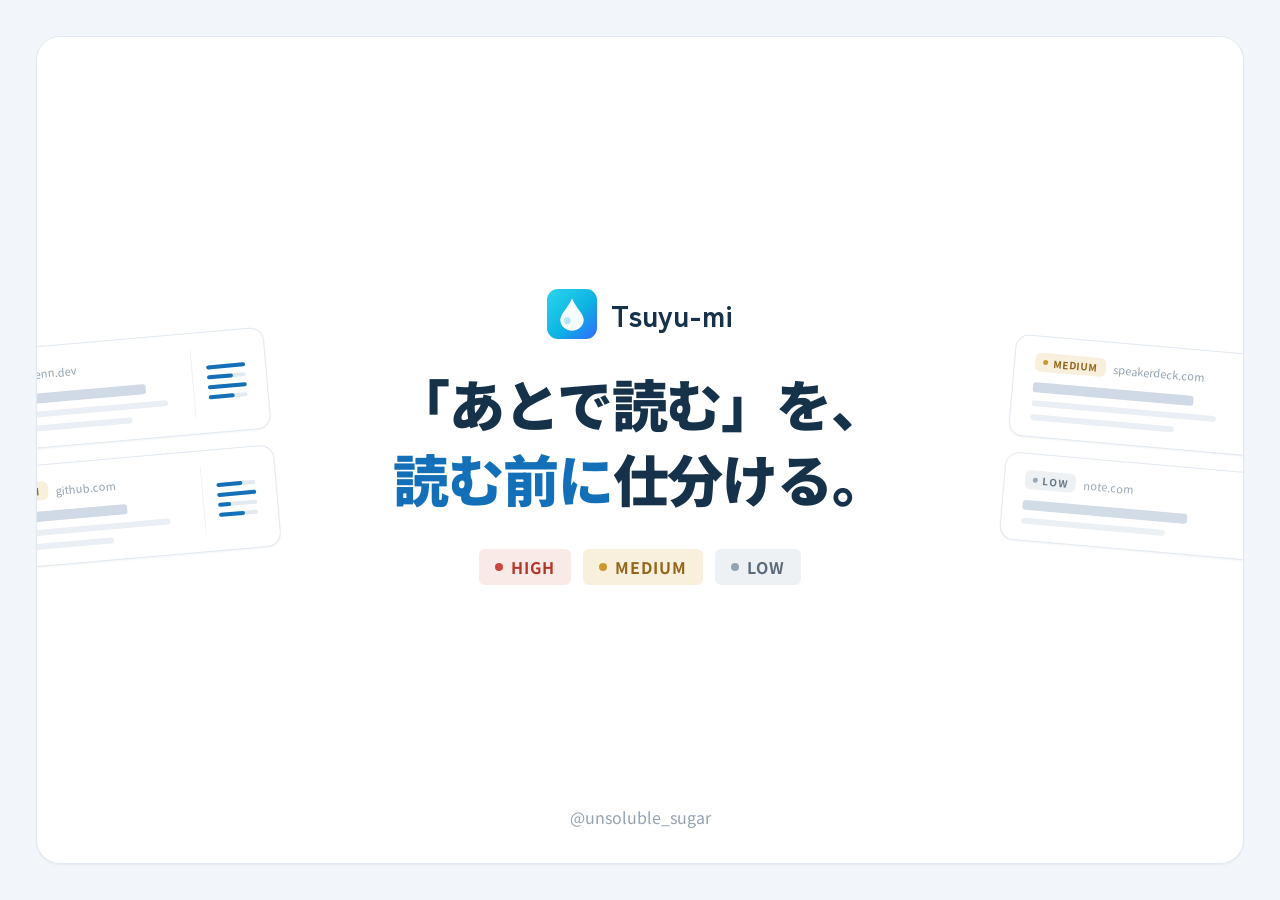
<file: og.html>
<!DOCTYPE html>
<html lang="ja">
<head>
<meta charset="utf-8">
<!--
  OGP 画像（docs/og.png, 1200x630）のデザイン原本。
  ヘッドレスブラウザで 1200x630 のビューポートで開き、スクリーンショットを撮る:

    "/Applications/Google Chrome.app/Contents/MacOS/Google Chrome" \
      --headless=new --disable-gpu --hide-scrollbars \
      --screenshot=docs/og.png --window-size=1200,630 \
      --virtual-time-budget=5000 og.html

  配色は docs/styles.css のデザイントークンに揃えている
  （背景 #f2f5f9 / 主文字 #16324a / アクセント #1370b8 / 淡色の優先度チップ）。

  レイアウトは「中央セーフゾーン」前提:
  ブログ等のカードビューでは中央を基準に左右が見切れることが多いため、
  ロゴ・コピー・チップなどの重要情報は中央 630px（1:1 クロップ相当）に収め、
  左右端のミニカードは見切れてもよい装飾として扱う。
-->
<link rel="preconnect" href="https://fonts.googleapis.com">
<link rel="preconnect" href="https://fonts.gstatic.com" crossorigin>
<link href="https://fonts.googleapis.com/css2?family=Noto+Sans+JP:wght@400;500;700;900&family=Zen+Kaku+Gothic+New:wght@500;700&display=swap" rel="stylesheet">
<style>
  * { box-sizing: border-box; margin: 0; padding: 0; }
  html, body { width: 1200px; height: 630px; overflow: hidden; }
  body {
    background: #f2f5f9;
    font-family: 'Noto Sans JP', 'Hiragino Sans', -apple-system, BlinkMacSystemFont, sans-serif;
    color: #16324a;
    -webkit-font-smoothing: antialiased;
  }

  .card {
    position: absolute;
    inset: 36px;
    background: #fff;
    border: 1px solid #e2e9f1;
    border-radius: 24px;
    box-shadow: 0 1px 2px rgba(16, 42, 67, 0.05);
    overflow: hidden;
  }

  /* ---- 中央セーフゾーン（重要情報はすべてここに置く） ---- */
  .center {
    position: absolute;
    inset: 0;
    display: flex;
    flex-direction: column;
    align-items: center;
    justify-content: center;
    text-align: center;
    padding-bottom: 26px; /* フッター分の光学調整 */
  }
  .head { display: flex; align-items: center; gap: 14px; }
  .logo { width: 50px; height: 50px; flex: none; }
  .brand-title {
    font-family: 'Zen Kaku Gothic New', 'Noto Sans JP', sans-serif;
    font-size: 30px;
    font-weight: 700;
    line-height: 1.2;
  }

  /* 見出しは OGP の縮小表示でも潰れないよう Noto Sans JP 900 を使う
     （Zen Kaku Gothic New 700 は線が細く視認性が落ちる） */
  .center h1 {
    margin-top: 26px;
    font-size: 56px;
    font-weight: 900;
    line-height: 1.34;
    letter-spacing: -0.02em;
  }
  .center h1 .accent { color: #1370b8; }
  .chips { display: flex; gap: 12px; margin-top: 34px; justify-content: center; }
  .chip {
    display: inline-flex;
    align-items: center;
    gap: 8px;
    padding: 6px 16px;
    border-radius: 6px;
    font-size: 16px;
    font-weight: 700;
    letter-spacing: 0.06em;
  }
  .chip .dot { width: 8px; height: 8px; border-radius: 50%; display: inline-block; }
  .chip.high { background: #faeae7; color: #b3372c; }
  .chip.high .dot { background: #c9483b; }
  .chip.medium { background: #f8f0dc; color: #93661a; }
  .chip.medium .dot { background: #c9992e; }
  .chip.low { background: #edf1f4; color: #5b6b7a; }
  .chip.low .dot { background: #93a3b2; }

  /* ---- 左右端の装飾: 記事カードのミニチュア（見切れてよい） ---- */
  .deco {
    position: absolute;
    top: 50%;
    width: 320px;
    display: flex;
    flex-direction: column;
    gap: 16px;
  }
  .deco.left { left: -84px; transform: translateY(-50%) rotate(-5deg); }
  .deco.right { right: -84px; transform: translateY(-50%) rotate(5deg); }
  .mini {
    background: #fff;
    border: 1px solid #e2e9f1;
    border-radius: 14px;
    box-shadow: 0 1px 2px rgba(16, 42, 67, 0.05);
    padding: 16px 20px;
    display: flex;
    gap: 18px;
  }
  .mini.low { opacity: 0.93; }
  .mini-main { flex: 1; min-width: 0; }
  .mini-head { display: flex; align-items: center; gap: 8px; }
  .mini-badge {
    display: inline-flex;
    align-items: center;
    gap: 5px;
    padding: 2px 8px;
    border-radius: 6px;
    font-size: 10px;
    font-weight: 700;
    letter-spacing: 0.06em;
  }
  .mini-badge .dot { width: 5px; height: 5px; border-radius: 50%; display: inline-block; }
  .mini.high .mini-badge { background: #faeae7; color: #b3372c; }
  .mini.high .mini-badge .dot { background: #c9483b; }
  .mini.medium .mini-badge { background: #f8f0dc; color: #93661a; }
  .mini.medium .mini-badge .dot { background: #c9992e; }
  .mini.low .mini-badge { background: #edf1f4; color: #5b6b7a; }
  .mini.low .mini-badge .dot { background: #93a3b2; }
  .mini-domain { font-size: 11px; color: #93a3b2; }
  .mini-title { height: 10px; border-radius: 3px; background: #cfdae6; margin-top: 11px; }
  .mini-line { height: 6px; border-radius: 3px; background: #eaeff5; margin-top: 8px; }

  /* ミニカード右の 4 軸スコアバー */
  .mini-axes {
    width: 54px;
    flex: none;
    border-left: 1px solid #eef2f7;
    padding-left: 14px;
    display: flex;
    flex-direction: column;
    gap: 6px;
    justify-content: center;
  }
  .bar { height: 4px; border-radius: 2px; background: #e3e9f0; position: relative; }
  .bar span {
    position: absolute; top: 0; bottom: 0; left: 0;
    border-radius: 2px; background: #1370b8;
  }
  .mini.low .bar span { background: #8fb4d4; }

  /* ---- フッター（作者名のみ。セーフゾーン内に収める） ---- */
  .foot {
    position: absolute;
    left: 0;
    right: 0;
    bottom: 34px;
    text-align: center;
    font-size: 16px;
    color: #93a3b2;
  }
</style>
</head>
<body>
<div class="card">

  <div class="deco left">
    <div class="mini high">
      <div class="mini-main">
        <div class="mini-head">
          <span class="mini-badge"><span class="dot"></span>HIGH</span>
          <span class="mini-domain">zenn.dev</span>
        </div>
        <div class="mini-title" style="width: 86%"></div>
        <div class="mini-line" style="width: 96%"></div>
        <div class="mini-line" style="width: 78%"></div>
      </div>
      <div class="mini-axes">
        <div class="bar"><span style="width: 100%"></span></div>
        <div class="bar"><span style="width: 67%"></span></div>
        <div class="bar"><span style="width: 100%"></span></div>
        <div class="bar"><span style="width: 67%"></span></div>
      </div>
    </div>
    <div class="mini medium">
      <div class="mini-main">
        <div class="mini-head">
          <span class="mini-badge"><span class="dot"></span>MEDIUM</span>
          <span class="mini-domain">github.com</span>
        </div>
        <div class="mini-title" style="width: 72%"></div>
        <div class="mini-line" style="width: 92%"></div>
        <div class="mini-line" style="width: 64%"></div>
      </div>
      <div class="mini-axes">
        <div class="bar"><span style="width: 67%"></span></div>
        <div class="bar"><span style="width: 100%"></span></div>
        <div class="bar"><span style="width: 33%"></span></div>
        <div class="bar"><span style="width: 67%"></span></div>
      </div>
    </div>
  </div>

  <div class="deco right">
    <div class="mini medium">
      <div class="mini-main">
        <div class="mini-head">
          <span class="mini-badge"><span class="dot"></span>MEDIUM</span>
          <span class="mini-domain">speakerdeck.com</span>
        </div>
        <div class="mini-title" style="width: 78%"></div>
        <div class="mini-line" style="width: 90%"></div>
        <div class="mini-line" style="width: 70%"></div>
      </div>
      <div class="mini-axes">
        <div class="bar"><span style="width: 100%"></span></div>
        <div class="bar"><span style="width: 67%"></span></div>
        <div class="bar"><span style="width: 67%"></span></div>
        <div class="bar"><span style="width: 33%"></span></div>
      </div>
    </div>
    <div class="mini low">
      <div class="mini-main">
        <div class="mini-head">
          <span class="mini-badge"><span class="dot"></span>LOW</span>
          <span class="mini-domain">note.com</span>
        </div>
        <div class="mini-title" style="width: 80%"></div>
        <div class="mini-line" style="width: 70%"></div>
      </div>
      <div class="mini-axes">
        <div class="bar"><span style="width: 33%"></span></div>
        <div class="bar"><span style="width: 33%"></span></div>
        <div class="bar"></div>
        <div class="bar"><span style="width: 33%"></span></div>
      </div>
    </div>
  </div>

  <div class="center">
    <div class="head">
      <svg class="logo" viewBox="0 0 64 64" aria-hidden="true">
        <defs>
          <linearGradient id="drop" x1="0" y1="0" x2="1" y2="1">
            <stop offset="0%" stop-color="#2CD4ED"/>
            <stop offset="55%" stop-color="#0DB4E2"/>
            <stop offset="100%" stop-color="#3169FF"/>
          </linearGradient>
        </defs>
        <rect width="64" height="64" rx="14" fill="url(#drop)"/>
        <path d="M32 12c0 0 2.5 6 9.4 15.4 3.8 5.2 5.6 8.8 5.6 12.1C47 47.5 40.3 53.5 32 53.5S17 47.5 17 39.5c0-3.3 1.8-6.9 5.6-12.1C29.5 18 32 12 32 12z" fill="#fff" opacity="0.97"/>
        <circle cx="25.8" cy="40.5" r="4.4" fill="#0DB4E2" opacity="0.3"/>
      </svg>
      <div class="brand-title">Tsuyu-mi</div>
    </div>
    <h1>「あとで読む」を、<br><span class="accent">読む前に</span>仕分ける。</h1>
    <div class="chips">
      <span class="chip high"><span class="dot"></span>HIGH</span>
      <span class="chip medium"><span class="dot"></span>MEDIUM</span>
      <span class="chip low"><span class="dot"></span>LOW</span>
    </div>
  </div>

  <div class="foot">@unsoluble_sugar</div>

</div>
</body>
</html>
</file>
<file: docs/styles.css>
* {
  margin: 0;
  padding: 0;
  box-sizing: border-box;
}

body {
  font-family: "Noto Sans JP", -apple-system, BlinkMacSystemFont, "Hiragino Sans", sans-serif;
  background: #f2f5f9;
  color: #16324a;
  line-height: 1.6;
}

/* Header */

.site-header {
  background: #fff;
  border-bottom: 1px solid #e4eaf1;
  position: sticky;
  top: 0;
  z-index: 100;
}

.header-inner {
  max-width: 980px;
  margin: 0 auto;
  padding: 22px 32px 0;
}

.header-row {
  display: flex;
  align-items: center;
  justify-content: space-between;
  gap: 16px;
}

.brand {
  display: flex;
  align-items: center;
  gap: 12px;
  min-width: 0;
}

.brand img {
  display: block;
  flex-shrink: 0;
}

.site-name {
  font-family: "Zen Kaku Gothic New", "Noto Sans JP", sans-serif;
  font-size: 19px;
  font-weight: 700;
  line-height: 1.25;
}

.tagline {
  font-size: 11.5px;
  color: #6d7f90;
  margin-top: 1px;
  white-space: nowrap;
  overflow: hidden;
  text-overflow: ellipsis;
}

.header-right {
  display: flex;
  align-items: center;
  gap: 18px;
  flex-shrink: 0;
}

.stats {
  font-size: 12.5px;
  color: #6d7f90;
  text-align: right;
}

.stats-count strong {
  color: #16324a;
}

.stats-sub {
  font-size: 11px;
  color: #93a3b2;
}

.raindrop-link {
  width: 40px;
  height: 40px;
  border-radius: 50%;
  background: #fff;
  border: 1px solid #e4eaf1;
  box-shadow: 0 1px 3px rgba(16, 42, 67, 0.08);
  display: flex;
  align-items: center;
  justify-content: center;
  flex-shrink: 0;
  transition: box-shadow 0.2s;
}

.raindrop-link:hover {
  box-shadow: 0 3px 8px rgba(16, 42, 67, 0.16);
}

/* Filter tabs */

.filters {
  display: flex;
  gap: 4px;
  margin-top: 14px;
  white-space: nowrap;
  overflow-x: auto;
}

.filter-btn {
  appearance: none;
  background: none;
  border: none;
  border-bottom: 2px solid transparent;
  cursor: pointer;
  font-family: inherit;
  padding: 10px 14px 12px;
  font-size: 13.5px;
  color: #5d6b79;
}

.filter-btn.active {
  color: #1370b8;
  font-weight: 700;
  border-bottom-color: #1370b8;
}

.tab-count {
  background: #edf1f6;
  border-radius: 10px;
  padding: 1px 7px;
  font-size: 11.5px;
}

.filter-btn.active .tab-count {
  background: #e3eff9;
}

/* Layout */

.container {
  max-width: 980px;
  margin: 0 auto;
  padding: 26px 32px 8px;
}

.articles {
  display: grid;
  gap: 16px;
}

/* Cards */

.card {
  background: #fff;
  border: 1px solid #e2e9f1;
  border-radius: 14px;
  padding: 26px 30px;
  box-shadow: 0 1px 2px rgba(16, 42, 67, 0.05);
  transition: box-shadow 0.15s;
}

.card:hover {
  box-shadow: 0 3px 10px rgba(16, 42, 67, 0.09);
}

.card.priority-low {
  opacity: 0.93;
}

.card.drop-candidate {
  opacity: 0.7;
  border-style: dashed;
}

.card-body {
  display: flex;
  gap: 28px;
}

.card-main {
  flex: 1;
  min-width: 0;
}

.card-header {
  display: flex;
  align-items: center;
  gap: 10px;
  font-size: 12px;
  color: #93a3b2;
  flex-wrap: wrap;
}

.priority-badge {
  display: inline-flex;
  align-items: center;
  gap: 6px;
  font-weight: 700;
  font-size: 11px;
  letter-spacing: 0.06em;
  padding: 3px 10px;
  border-radius: 6px;
}

.priority-badge .dot {
  width: 6px;
  height: 6px;
  border-radius: 50%;
  display: inline-block;
}

.priority-badge.priority-high {
  background: #faeae7;
  color: #b3372c;
}

.priority-badge.priority-high .dot {
  background: #c9483b;
}

.priority-badge.priority-medium {
  background: #f8f0dc;
  color: #93661a;
}

.priority-badge.priority-medium .dot {
  background: #c9992e;
}

.priority-badge.priority-low {
  background: #edf1f4;
  color: #5b6b7a;
}

.priority-badge.priority-low .dot {
  background: #93a3b2;
}

.drop-badge {
  padding: 2px 8px;
  border-radius: 6px;
  font-size: 11px;
  font-weight: 700;
  background: #fdecec;
  color: #a83a3a;
}

.card-title {
  margin: 12px 0;
  font-size: 17.5px;
  line-height: 1.65;
  font-weight: 700;
  text-wrap: pretty;
}

.card-title a {
  color: #16324a;
  text-decoration: none;
  transition: color 0.15s;
}

.card.priority-low .card-title a {
  color: #3d4f60;
}

.card-title a:hover {
  color: #1370b8;
}

.summary {
  list-style: disc outside;
  padding-left: 18px;
  font-size: 13.5px;
  line-height: 1.85;
  color: #3d4f60;
  display: grid;
  gap: 5px;
}

.summary code,
.reasons code {
  background: #eef3f8;
  padding: 1px 5px;
  border-radius: 3px;
  font-size: 0.85em;
  font-family: "SF Mono", "Fira Code", "Fira Mono", "Roboto Mono", monospace;
  color: #c2455f;
}

/* Score panel (4-axis breakdown) */

.score-panel {
  width: 176px;
  flex-shrink: 0;
  border-left: 1px solid #eef2f7;
  padding-left: 22px;
}

.score-total {
  font-size: 12px;
  color: #6d7f90;
}

.score-total strong {
  font-size: 16px;
  color: #16324a;
  font-variant-numeric: tabular-nums;
}

.score-total span {
  color: #93a3b2;
}

.axes {
  display: grid;
  gap: 9px;
  margin-top: 12px;
}

.axis {
  display: flex;
  align-items: center;
  justify-content: space-between;
  gap: 8px;
}

.axis-label {
  font-size: 11px;
  color: #6d7f90;
  white-space: nowrap;
}

.bar {
  width: 54px;
  height: 4px;
  border-radius: 2px;
  background: #e3e9f0;
  position: relative;
  display: inline-block;
  flex-shrink: 0;
}

.fill {
  position: absolute;
  top: 0;
  bottom: 0;
  left: 0;
  border-radius: 2px;
  background: #1370b8;
}

.card.priority-low .fill {
  background: #8fb4d4;
}

.fill.s0 { display: none; }
.fill.s1 { width: 33%; }
.fill.s2 { width: 67%; }
.fill.s3 { width: 100%; }

/* Keywords */

.keywords {
  display: flex;
  align-items: center;
  gap: 8px;
  flex-wrap: wrap;
  margin-top: 16px;
}

.keyword {
  background: #eef3f8;
  color: #4a6076;
  font-size: 11.5px;
  padding: 3px 10px;
  border-radius: 6px;
}

/* Reasons toggle */

.reasons-toggle {
  margin-top: 12px;
}

.reasons-toggle summary {
  cursor: pointer;
  font-size: 12px;
  color: #93a3b2;
  user-select: none;
}

.reasons-toggle summary:hover {
  color: #5d6b79;
}

.reasons {
  font-size: 12.5px;
  line-height: 1.75;
  color: #5d6b79;
  margin-top: 8px;
  display: grid;
  gap: 4px;
}

.reason-label {
  font-weight: 700;
}

.reason.drop {
  color: #a83a3a;
}

/* Skipped section */

.skipped-section {
  margin-top: 28px;
}

.skipped-section summary {
  cursor: pointer;
  font-size: 13.5px;
  color: #6d7f90;
  font-weight: 700;
  user-select: none;
}

.skipped-list {
  background: #fff;
  border: 1px solid #e2e9f1;
  border-radius: 12px;
  margin-top: 12px;
  overflow: hidden;
}

.skipped-item {
  display: flex;
  align-items: center;
  gap: 12px;
  padding: 13px 22px;
  font-size: 13px;
  border-bottom: 1px solid #f1f5f9;
  flex-wrap: wrap;
}

.skipped-item:last-child {
  border-bottom: none;
}

.skipped-item a {
  color: #4a6076;
  text-decoration: none;
  flex: 1;
  min-width: 200px;
}

.skipped-item a:hover {
  text-decoration: underline;
}

.skipped-item .domain {
  font-size: 11.5px;
  color: #93a3b2;
}

.badge {
  padding: 2px 8px;
  border-radius: 6px;
  font-size: 11px;
}

.badge.video {
  background: #f8f0dc;
  color: #93661a;
}

.badge.skip-reason {
  background: #fdecec;
  color: #a83a3a;
}

.empty,
.filter-empty {
  text-align: center;
  color: #93a3b2;
  padding: 48px 0;
  font-size: 13.5px;
}

.filter-empty {
  display: none;
}

/* Footer */

footer {
  padding: 24px 20px 36px;
  text-align: center;
  font-size: 12.5px;
  color: #93a3b2;
}

footer a {
  color: #6d7f90;
  text-decoration: none;
}

footer a:hover {
  text-decoration: underline;
}

footer .footer-icon-link {
  display: inline-flex;
  align-items: center;
  vertical-align: middle;
}

footer .footer-icon-link:hover {
  text-decoration: none;
}

.icon {
  display: inline-block;
  width: 1em;
  height: 1em;
  vertical-align: -0.15em;
}

.icon-sm {
  width: 1.15em;
  height: 1.15em;
}

/* Responsive */

@media (max-width: 680px) {
  .header-inner {
    padding: 16px 16px 0;
  }

  .stats {
    display: none;
  }

  .site-name {
    font-size: 17px;
  }

  .raindrop-link {
    width: 38px;
    height: 38px;
  }

  .filter-btn {
    padding: 9px 10px 11px;
    font-size: 12.5px;
  }

  .container {
    padding: 14px 14px 8px;
  }

  .articles {
    gap: 12px;
  }

  .card {
    padding: 18px;
    border-radius: 14px;
  }

  .card-body {
    display: block;
  }

  .card-title {
    font-size: 15.5px;
  }

  .summary {
    font-size: 13px;
    line-height: 1.8;
  }

  .score-panel {
    width: auto;
    border-left: none;
    padding-left: 0;
    border-top: 1px solid #eef2f7;
    margin-top: 14px;
    padding-top: 12px;
  }

  /* スコア合計はカード右上ではなく 4 軸パラメータの見出しとして置く */
  .score-total {
    margin-bottom: 10px;
  }

  /* 狭い画面では 2 列に、さらに狭ければ自動で 1 列へ落とす */
  .axes {
    grid-template-columns: repeat(auto-fit, minmax(132px, 1fr));
    gap: 8px 18px;
    margin-top: 0;
  }

  /* ラベル幅を固定してバーの左端を列間で揃える */
  .axis {
    justify-content: flex-start;
  }

  .axis-label {
    width: 66px;
    flex-shrink: 0;
  }

  .keyword {
    font-size: 11px;
    padding: 3px 9px;
  }

  .skipped-item {
    padding: 12px 16px;
  }
}

/* 極小幅（iPhone SE など）ではフィルタ 4 タブが横スクロールなしで収まるよう詰める */
@media (max-width: 360px) {
  .filter-btn {
    padding: 9px 6px 11px;
    font-size: 12px;
    gap: 4px;
  }

  .tab-count {
    padding: 1px 5px;
  }
}
</file>
